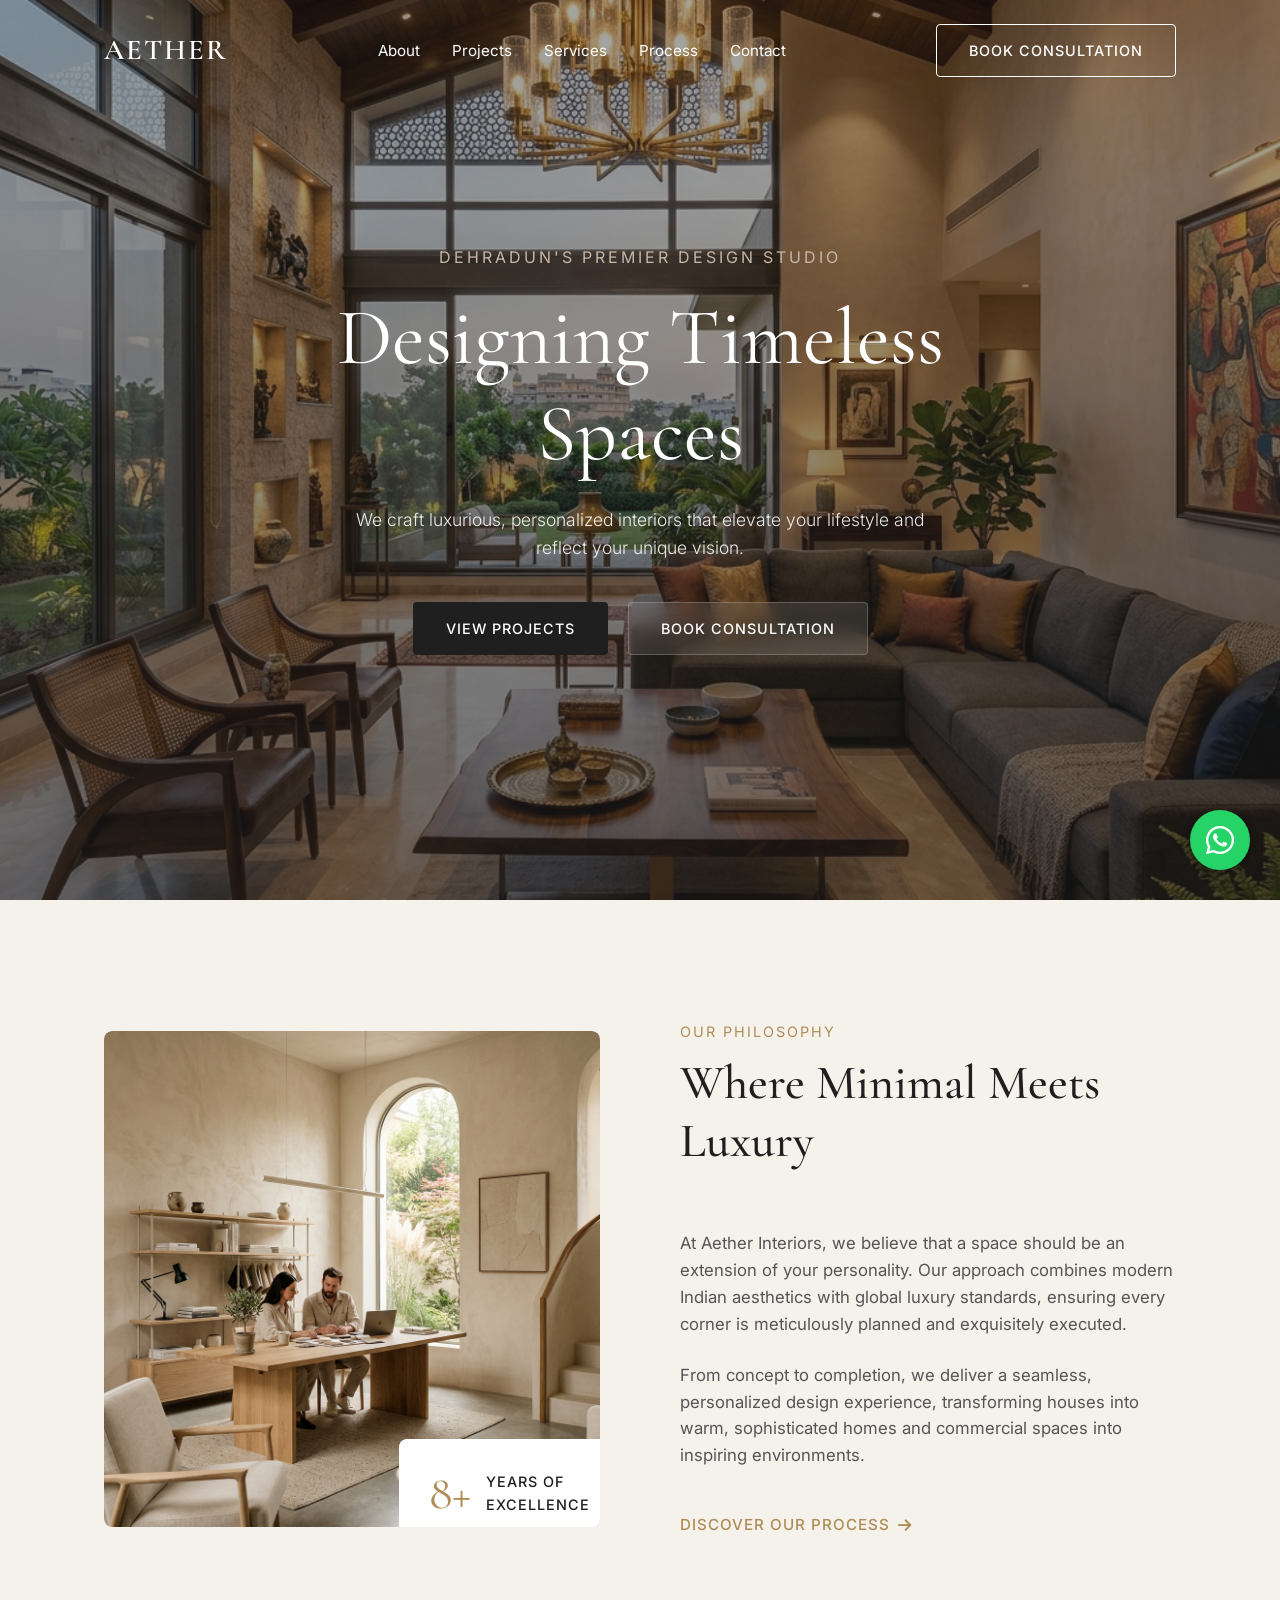
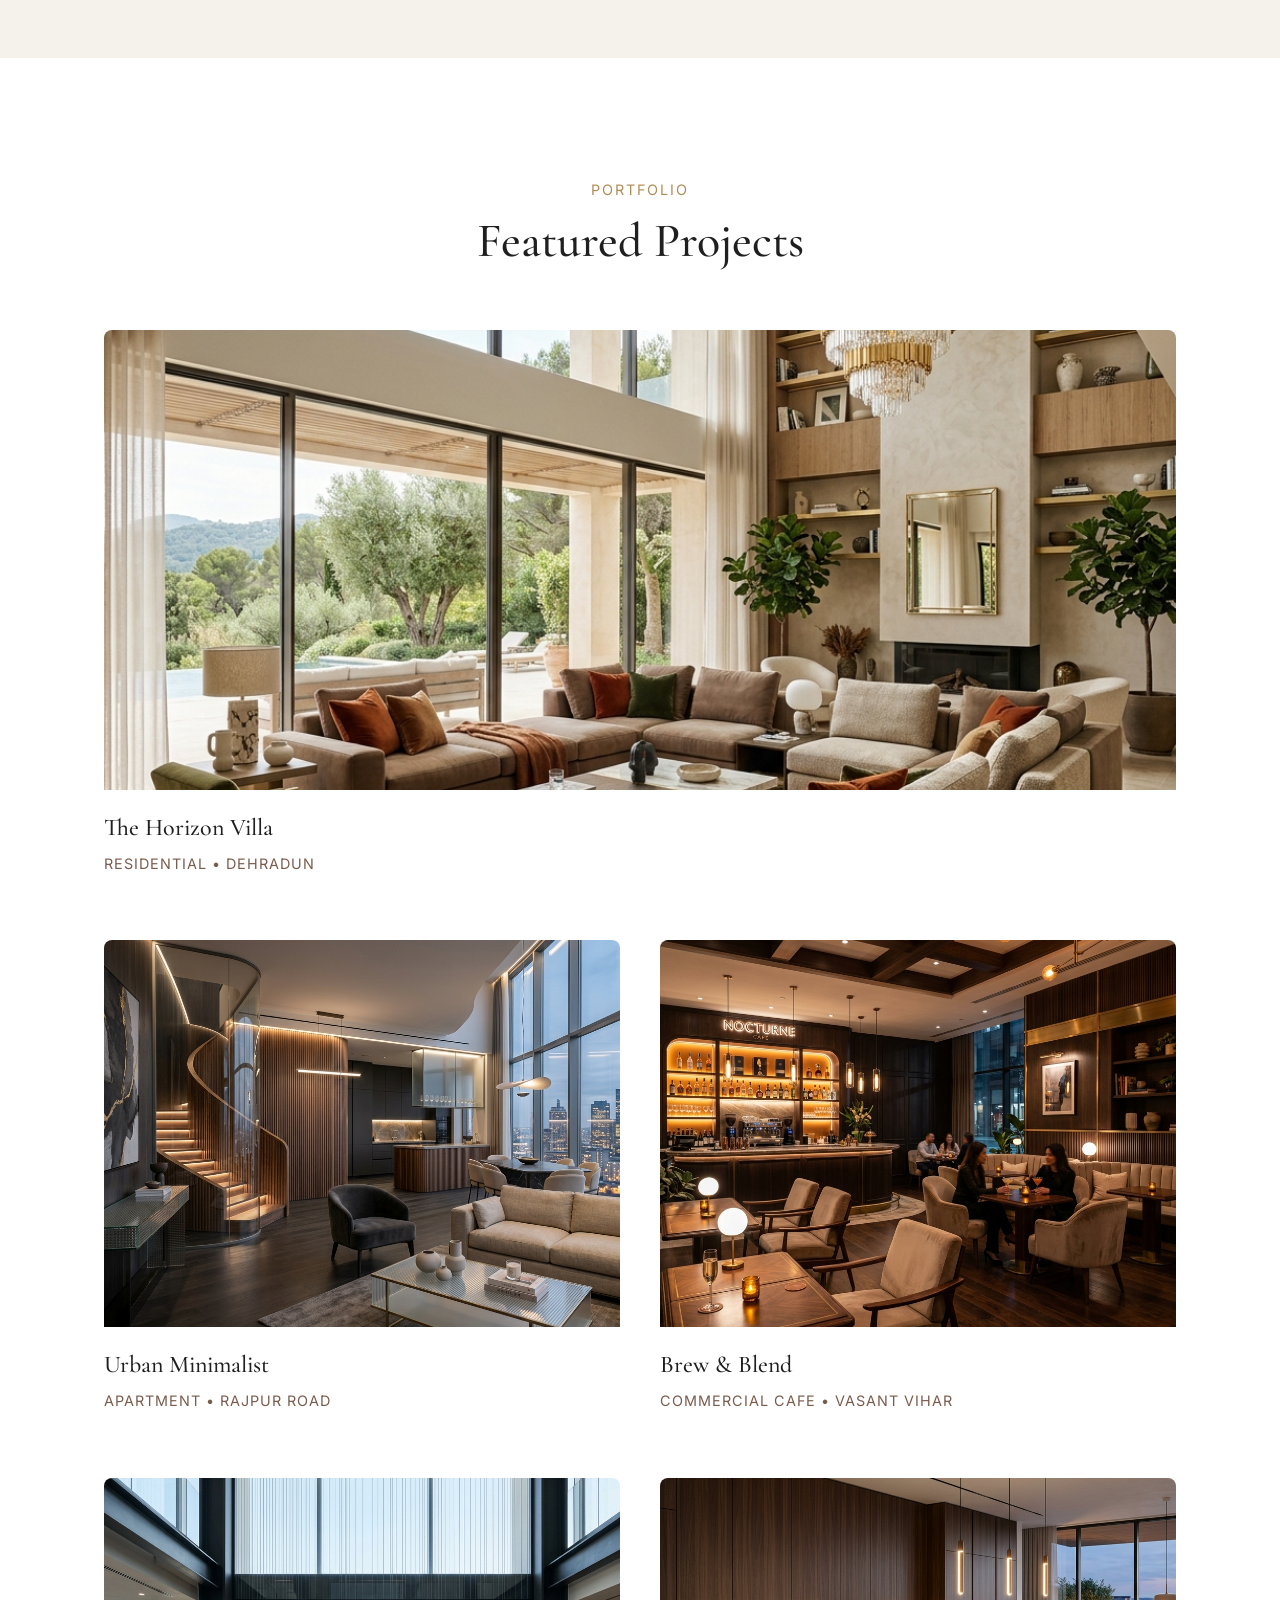
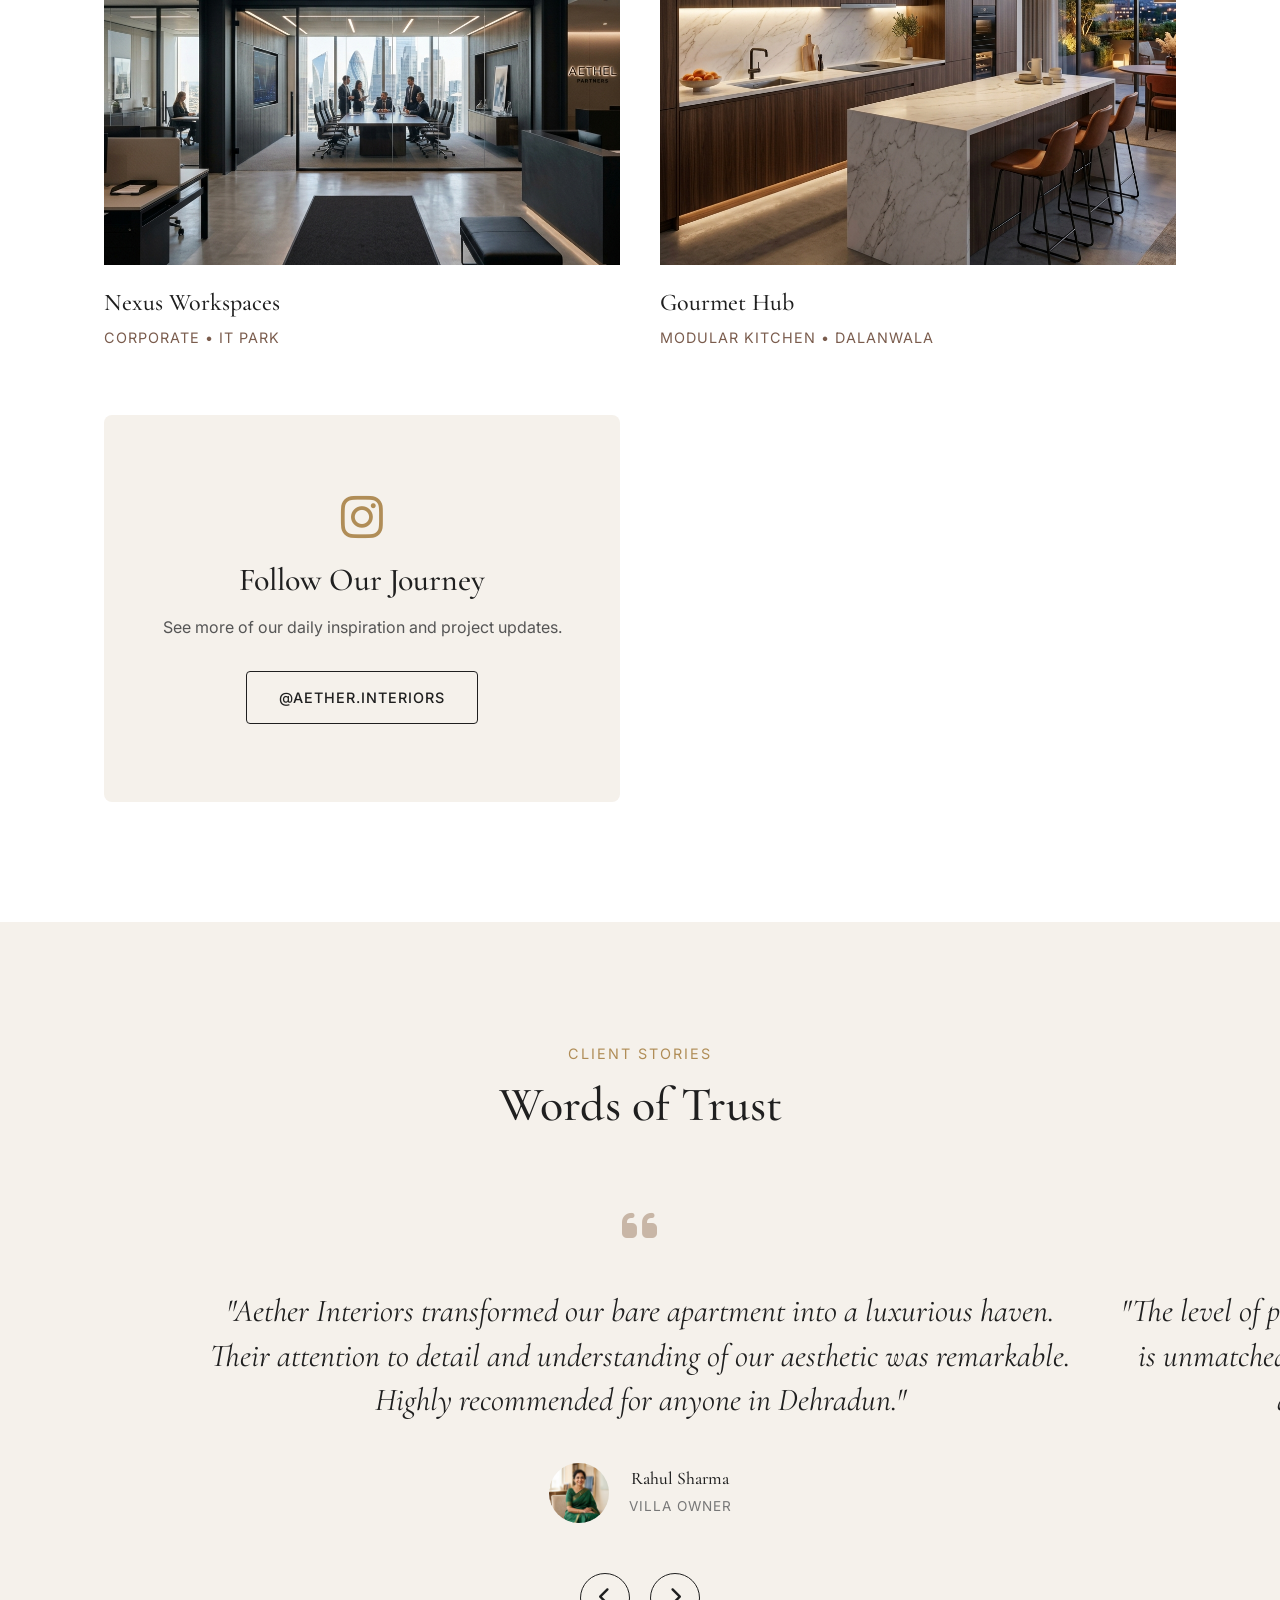
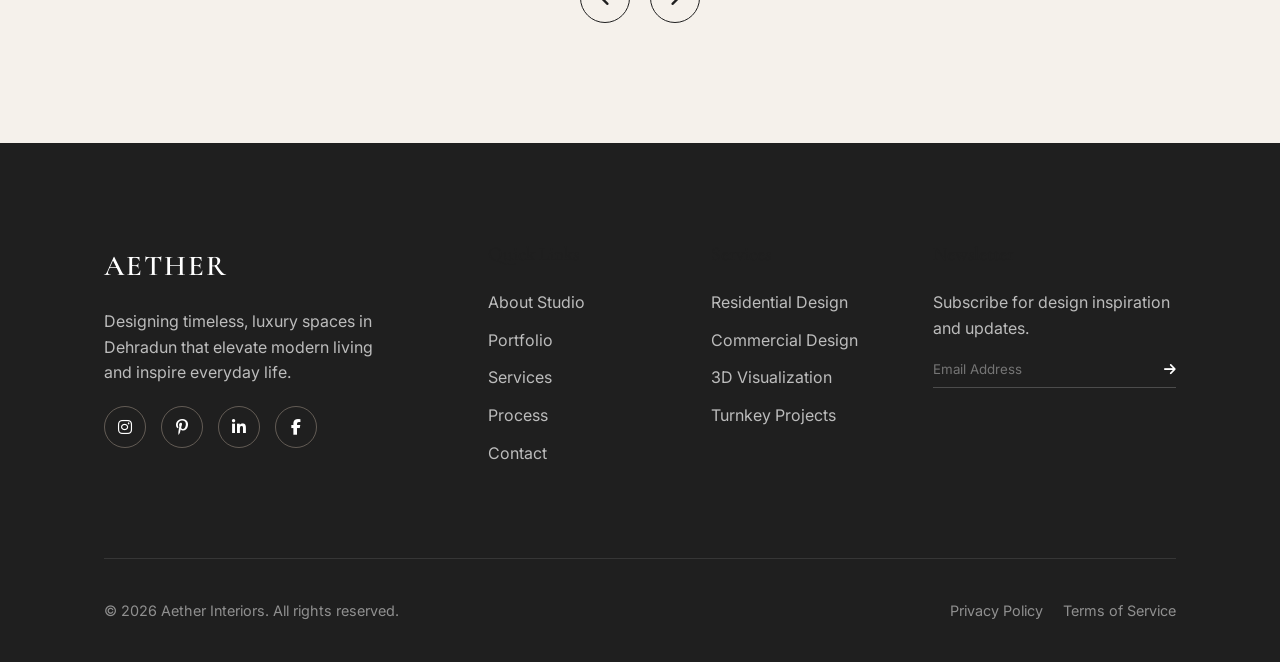
<file: index.html>
<!DOCTYPE html>
<html lang="en">
<head>
    <meta charset="UTF-8">
    <meta name="viewport" content="width=device-width, initial-scale=1.0">
    <title>Aether Interiors | Luxury Interior Design Studio in Dehradun</title>
    <meta name="description" content="Aether Interiors - A luxury interior design studio based in Dehradun, specializing in premium residential and commercial spaces.">
    <!-- Google Fonts -->
    <link rel="preconnect" href="https://fonts.googleapis.com">
    <link rel="preconnect" href="https://fonts.gstatic.com" crossorigin>
    <link href="https://fonts.googleapis.com/css2?family=Cormorant+Garamond:wght@400;500;600;700&family=Inter:wght@300;400;500&display=swap" rel="stylesheet">
    <!-- Icons -->
    <link rel="stylesheet" href="https://cdnjs.cloudflare.com/ajax/libs/font-awesome/6.4.0/css/all.min.css">
    <!-- Styles -->
    <link rel="stylesheet" href="styles.css?v=2">
</head>
<body>
    <!-- Preloader -->
    <div class="preloader">
        <div class="loader-logo">AETHER</div>
        <div class="loader-line"></div>
    </div>

    <!-- Floating WhatsApp CTA -->
    <a href="https://wa.me/919876543210" class="floating-whatsapp" target="_blank" aria-label="Chat on WhatsApp">
        <i class="fab fa-whatsapp"></i>
    </a>

    <!-- Navbar -->
    <nav class="navbar" id="navbar">
        <div class="nav-container">
            <a href="index.html" class="logo">AETHER</a>
            <ul class="nav-links">
                <li><a href="about.html">About</a></li>
                <li><a href="projects.html">Projects</a></li>
                <li><a href="services.html">Services</a></li>
                <li><a href="process.html">Process</a></li>
                <li><a href="contact.html">Contact</a></li>
            </ul>
            <div class="nav-actions">
                <a href="contact.html" class="btn btn-outline">Book Consultation</a>
                <button class="mobile-menu-btn" aria-label="Toggle menu">
                    <span></span>
                    <span></span>
                    <span></span>
                </button>
            </div>
        </div>
    </nav>

    <!-- Mobile Menu -->
    <div class="mobile-menu">
        <div class="mobile-menu-content">
            <ul class="mobile-nav-links">
                <li><a href="about.html">About</a></li>
                <li><a href="projects.html">Projects</a></li>
                <li><a href="services.html">Services</a></li>
                <li><a href="process.html">Process</a></li>
                <li><a href="contact.html">Contact</a></li>
            </ul>
            <div class="mobile-menu-actions">
                <a href="contact.html" class="btn btn-primary">Book Consultation</a>
                <div class="mobile-menu-socials">
                    <a href="#" target="_blank" aria-label="Instagram"><i class="fab fa-instagram"></i></a>
                    <a href="#" target="_blank" aria-label="Pinterest"><i class="fab fa-pinterest-p"></i></a>
                    <a href="#" target="_blank" aria-label="LinkedIn"><i class="fab fa-linkedin-in"></i></a>
                </div>
            </div>
        </div>
    </div>
<!-- Hero Section -->
    <header class="hero" id="home">
        <div class="hero-bg">
            <img src="images/hero_interior_1778249493591.png" alt="Luxury Living Room Interior" class="hero-img">
            <div class="hero-overlay"></div>
        </div>
        <div class="hero-content reveal-up">
            <span class="hero-subtitle">Dehradun's Premier Design Studio</span>
            <h1 class="hero-title">Designing Timeless Spaces</h1>
            <p class="hero-desc">We craft luxurious, personalized interiors that elevate your lifestyle and reflect your unique vision.</p>
            <div class="hero-cta">
                <a href="projects.html" class="btn btn-primary">View Projects</a>
                <a href="contact.html" class="btn btn-glass">Book Consultation</a>
            </div>
        </div>

    </header>
<!-- About Section -->
    <section class="about" id="about">
        <div class="container split-layout">
            <div class="about-img-wrapper reveal-right">
                <img src="images/about_interior_1778249509478.png" alt="Aether Interiors Studio" class="about-img">
                <div class="experience-badge">
                    <span class="exp-number">8+</span>
                    <span class="exp-text">Years of<br>Excellence</span>
                </div>
            </div>
            <div class="about-content reveal-left">
                <div class="section-header">
                    <span class="section-subtitle">Our Philosophy</span>
                    <h2 class="section-title">Where Minimal Meets Luxury</h2>
                </div>
                <p class="section-text">At Aether Interiors, we believe that a space should be an extension of your personality. Our approach combines modern Indian aesthetics with global luxury standards, ensuring every corner is meticulously planned and exquisitely executed.</p>
                <p class="section-text">From concept to completion, we deliver a seamless, personalized design experience, transforming houses into warm, sophisticated homes and commercial spaces into inspiring environments.</p>
                <a href="process.html" class="link-arrow">Discover Our Process <i class="fas fa-arrow-right"></i></a>
            </div>
        </div>
    </section>
<!-- Featured Projects Section -->
    <section class="projects" id="projects">
        <div class="container">
            <div class="section-header text-center reveal-up">
                <span class="section-subtitle">Portfolio</span>
                <h2 class="section-title">Featured Projects</h2>
            </div>
            <div class="projects-grid">
                <!-- Project 1 -->
                <div class="project-card reveal-up">
                    <div class="project-img-container">
                        <img src="images/project_villa_1778249527535.png" alt="Luxury Villa" class="project-img" loading="lazy">
                        <div class="project-overlay">
                            <button class="view-project-btn"><i class="fas fa-search-plus"></i></button>
                        </div>
                    </div>
                    <div class="project-info">
                        <h3>The Horizon Villa</h3>
                        <span>Residential • Dehradun</span>
                    </div>
                </div>
                <!-- Project 2 -->
                <div class="project-card reveal-up" style="transition-delay: 0.1s;">
                    <div class="project-img-container">
                        <img src="images/project_apartment_1778249543629.png" alt="Modern Apartment" class="project-img" loading="lazy">
                        <div class="project-overlay">
                            <button class="view-project-btn"><i class="fas fa-search-plus"></i></button>
                        </div>
                    </div>
                    <div class="project-info">
                        <h3>Urban Minimalist</h3>
                        <span>Apartment • Rajpur Road</span>
                    </div>
                </div>
                <!-- Project 3 -->
                <div class="project-card reveal-up" style="transition-delay: 0.2s;">
                    <div class="project-img-container">
                        <img src="images/project_cafe_1778249571071.png" alt="Luxury Cafe" class="project-img" loading="lazy">
                        <div class="project-overlay">
                            <button class="view-project-btn"><i class="fas fa-search-plus"></i></button>
                        </div>
                    </div>
                    <div class="project-info">
                        <h3>Brew & Blend</h3>
                        <span>Commercial Cafe • Vasant Vihar</span>
                    </div>
                </div>
                <!-- Project 4 -->
                <div class="project-card reveal-up">
                    <div class="project-img-container">
                        <img src="images/project_office_1778249588438.png" alt="Corporate Office" class="project-img" loading="lazy">
                        <div class="project-overlay">
                            <button class="view-project-btn"><i class="fas fa-search-plus"></i></button>
                        </div>
                    </div>
                    <div class="project-info">
                        <h3>Nexus Workspaces</h3>
                        <span>Corporate • IT Park</span>
                    </div>
                </div>
                <!-- Project 5 -->
                <div class="project-card reveal-up" style="transition-delay: 0.1s;">
                    <div class="project-img-container">
                        <img src="images/project_kitchen_1778249611431.png" alt="Modular Kitchen" class="project-img" loading="lazy">
                        <div class="project-overlay">
                            <button class="view-project-btn"><i class="fas fa-search-plus"></i></button>
                        </div>
                    </div>
                    <div class="project-info">
                        <h3>Gourmet Hub</h3>
                        <span>Modular Kitchen • Dalanwala</span>
                    </div>
                </div>
                <!-- Instagram promo card -->
                <div class="project-card promo-card reveal-up" style="transition-delay: 0.2s;">
                    <div class="promo-content">
                        <i class="fab fa-instagram"></i>
                        <h3>Follow Our Journey</h3>
                        <p>See more of our daily inspiration and project updates.</p>
                        <a href="#" class="btn btn-outline-dark">@aether.interiors</a>
                    </div>
                </div>
            </div>
        </div>
    </section>
<!-- Testimonials Section -->
    <section class="testimonials" id="testimonials">
        <div class="container">
            <div class="section-header text-center reveal-up">
                <span class="section-subtitle">Client Stories</span>
                <h2 class="section-title">Words of Trust</h2>
            </div>
            <div class="testimonial-slider reveal-up">
                <div class="testimonial-track" id="testimonialTrack">
                    <!-- Testimonial 1 -->
                    <div class="testimonial-card">
                        <div class="quote-icon"><i class="fas fa-quote-left"></i></div>
                        <p class="testimonial-text">"Aether Interiors transformed our bare apartment into a luxurious haven. Their attention to detail and understanding of our aesthetic was remarkable. Highly recommended for anyone in Dehradun."</p>
                        <div class="client-info">
                            <img src="images/client_portrait_1778249685524.png" alt="Client 1" class="client-img" id="client-img-1">
                            <div>
                                <h4>Rahul Sharma</h4>
                                <span>Villa Owner</span>
                            </div>
                        </div>
                    </div>
                    <!-- Testimonial 2 -->
                    <div class="testimonial-card">
                        <div class="quote-icon"><i class="fas fa-quote-left"></i></div>
                        <p class="testimonial-text">"The level of professionalism and the quality of finish provided by the team is unmatched. They handled the turnkey project for my office flawlessly, delivering on time and exceeding expectations."</p>
                        <div class="client-info">
                            <div class="client-avatar">P</div>
                            <div>
                                <h4>Priya Kapoor</h4>
                                <span>Corporate Client</span>
                            </div>
                        </div>
                    </div>
                    <!-- Testimonial 3 -->
                    <div class="testimonial-card">
                        <div class="quote-icon"><i class="fas fa-quote-left"></i></div>
                        <p class="testimonial-text">"We wanted a minimal yet warm interior for our cafe. Aether captured the vibe perfectly. Our customers constantly compliment the ambiance. A truly premium service."</p>
                        <div class="client-info">
                            <div class="client-avatar">A</div>
                            <div>
                                <h4>Amit Singh</h4>
                                <span>Cafe Owner</span>
                            </div>
                        </div>
                    </div>
                </div>
                <div class="slider-controls">
                    <button class="slider-btn" id="prevBtn" aria-label="Previous Testimonial"><i class="fas fa-chevron-left"></i></button>
                    <button class="slider-btn" id="nextBtn" aria-label="Next Testimonial"><i class="fas fa-chevron-right"></i></button>
                </div>
            </div>
        </div>
    </section>
<!-- Footer -->
    <footer class="footer">
        <div class="container">
            <div class="footer-grid">
                <div class="footer-brand">
                    <a href="index.html" class="logo text-white">AETHER</a>
                    <p>Designing timeless, luxury spaces in Dehradun that elevate modern living and inspire everyday life.</p>
                    <div class="social-links">
                        <a href="#" target="_blank" aria-label="Instagram"><i class="fab fa-instagram"></i></a>
                        <a href="#" target="_blank" aria-label="Pinterest"><i class="fab fa-pinterest-p"></i></a>
                        <a href="#" target="_blank" aria-label="LinkedIn"><i class="fab fa-linkedin-in"></i></a>
                        <a href="#" target="_blank" aria-label="Facebook"><i class="fab fa-facebook-f"></i></a>
                    </div>
                </div>
                <div class="footer-links">
                    <h4>Quick Links</h4>
                    <ul>
                        <li><a href="about.html">About Studio</a></li>
                        <li><a href="projects.html">Portfolio</a></li>
                        <li><a href="services.html">Services</a></li>
                        <li><a href="process.html">Process</a></li>
                        <li><a href="contact.html">Contact</a></li>
                    </ul>
                </div>
                <div class="footer-links">
                    <h4>Services</h4>
                    <ul>
                        <li><a href="services.html">Residential Design</a></li>
                        <li><a href="services.html">Commercial Design</a></li>
                        <li><a href="services.html">3D Visualization</a></li>
                        <li><a href="services.html">Turnkey Projects</a></li>
                    </ul>
                </div>
                <div class="footer-newsletter">
                    <h4>Newsletter</h4>
                    <p>Subscribe for design inspiration and updates.</p>
                    <form class="newsletter-form">
                        <input type="email" placeholder="Email Address" required>
                        <button type="submit"><i class="fas fa-arrow-right"></i></button>
                    </form>
                </div>
            </div>
            <div class="footer-bottom">
                <p>&copy; 2026 Aether Interiors. All rights reserved.</p>
                <div class="footer-legal">
                    <a href="index.html">Privacy Policy</a>
                    <a href="index.html">Terms of Service</a>
                </div>
            </div>
        </div>
    </footer>

    <!-- Lightbox -->
    <div class="lightbox" id="lightbox">
        <span class="lightbox-close">&times;</span>
        <img class="lightbox-content" id="lightbox-img">
    </div>

    <!-- Script -->
    <script src="script.js?v=2"></script>
</body>
</html>
</file>
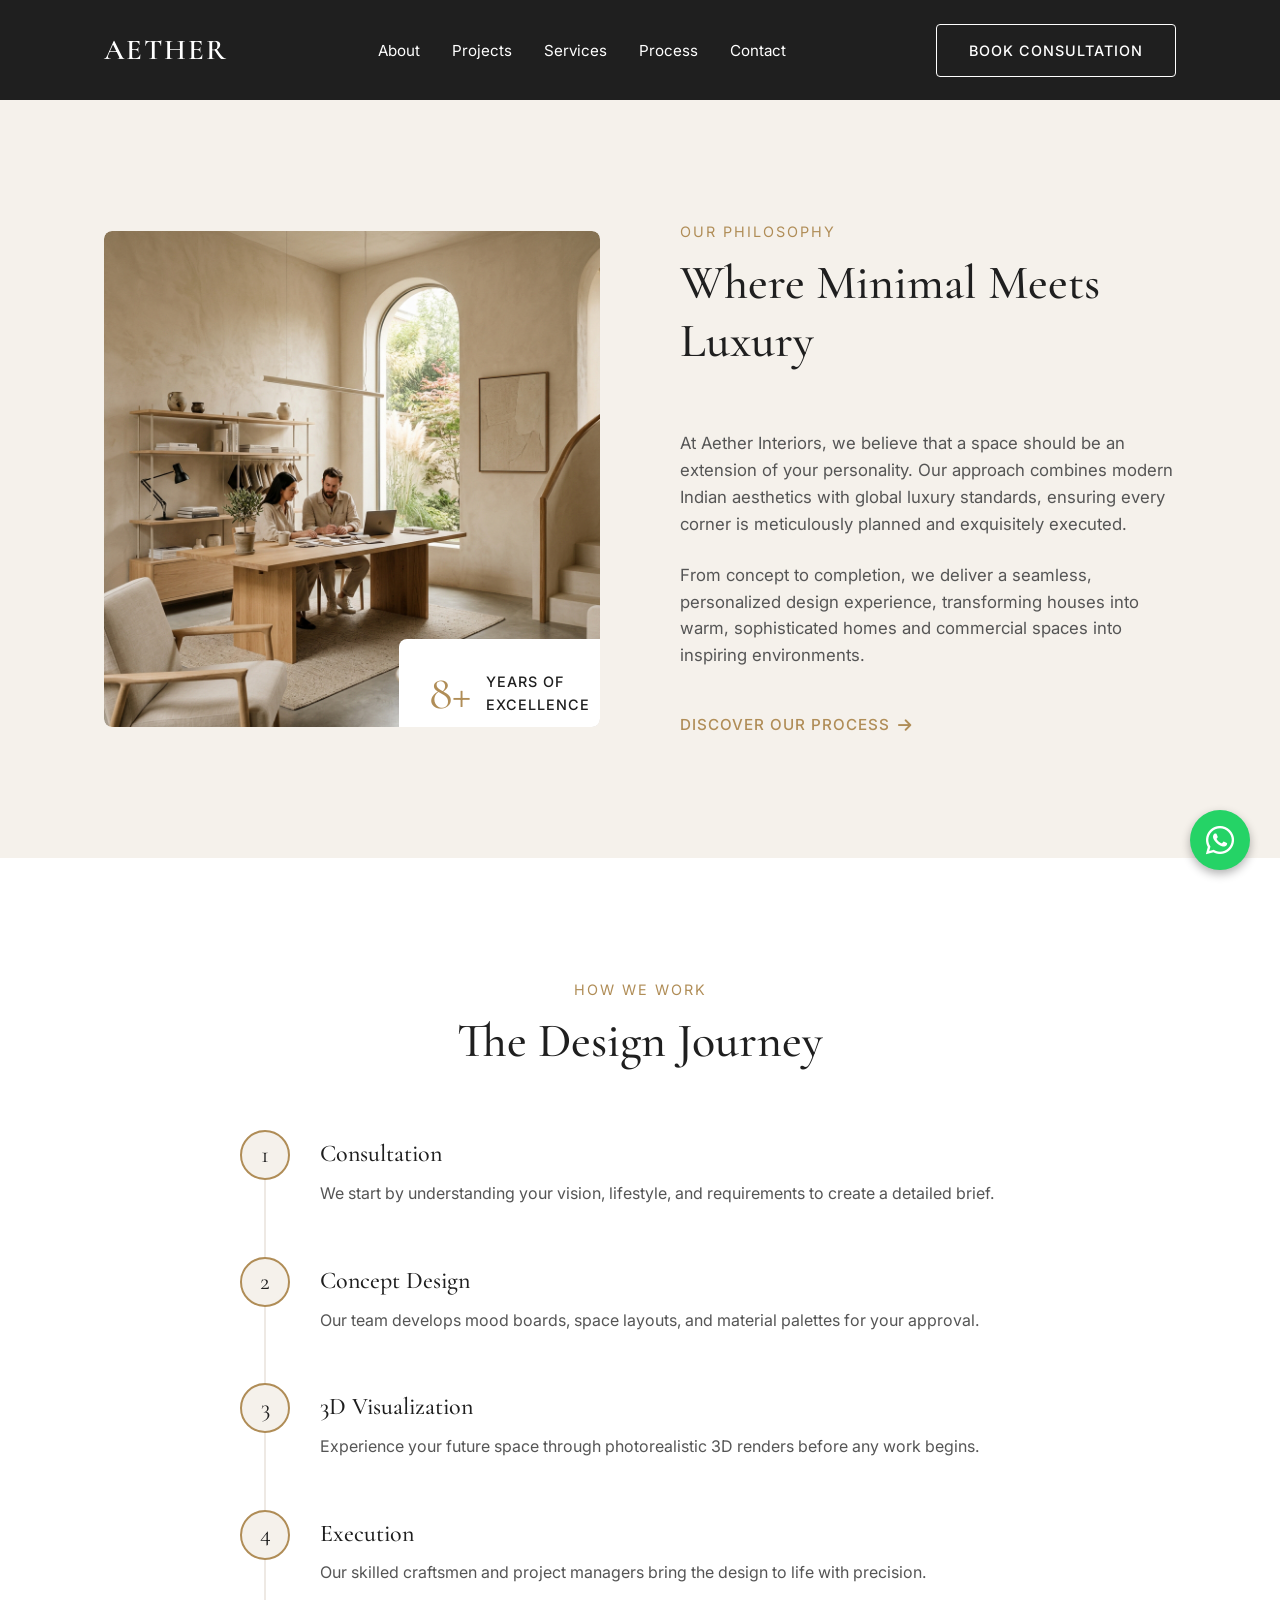
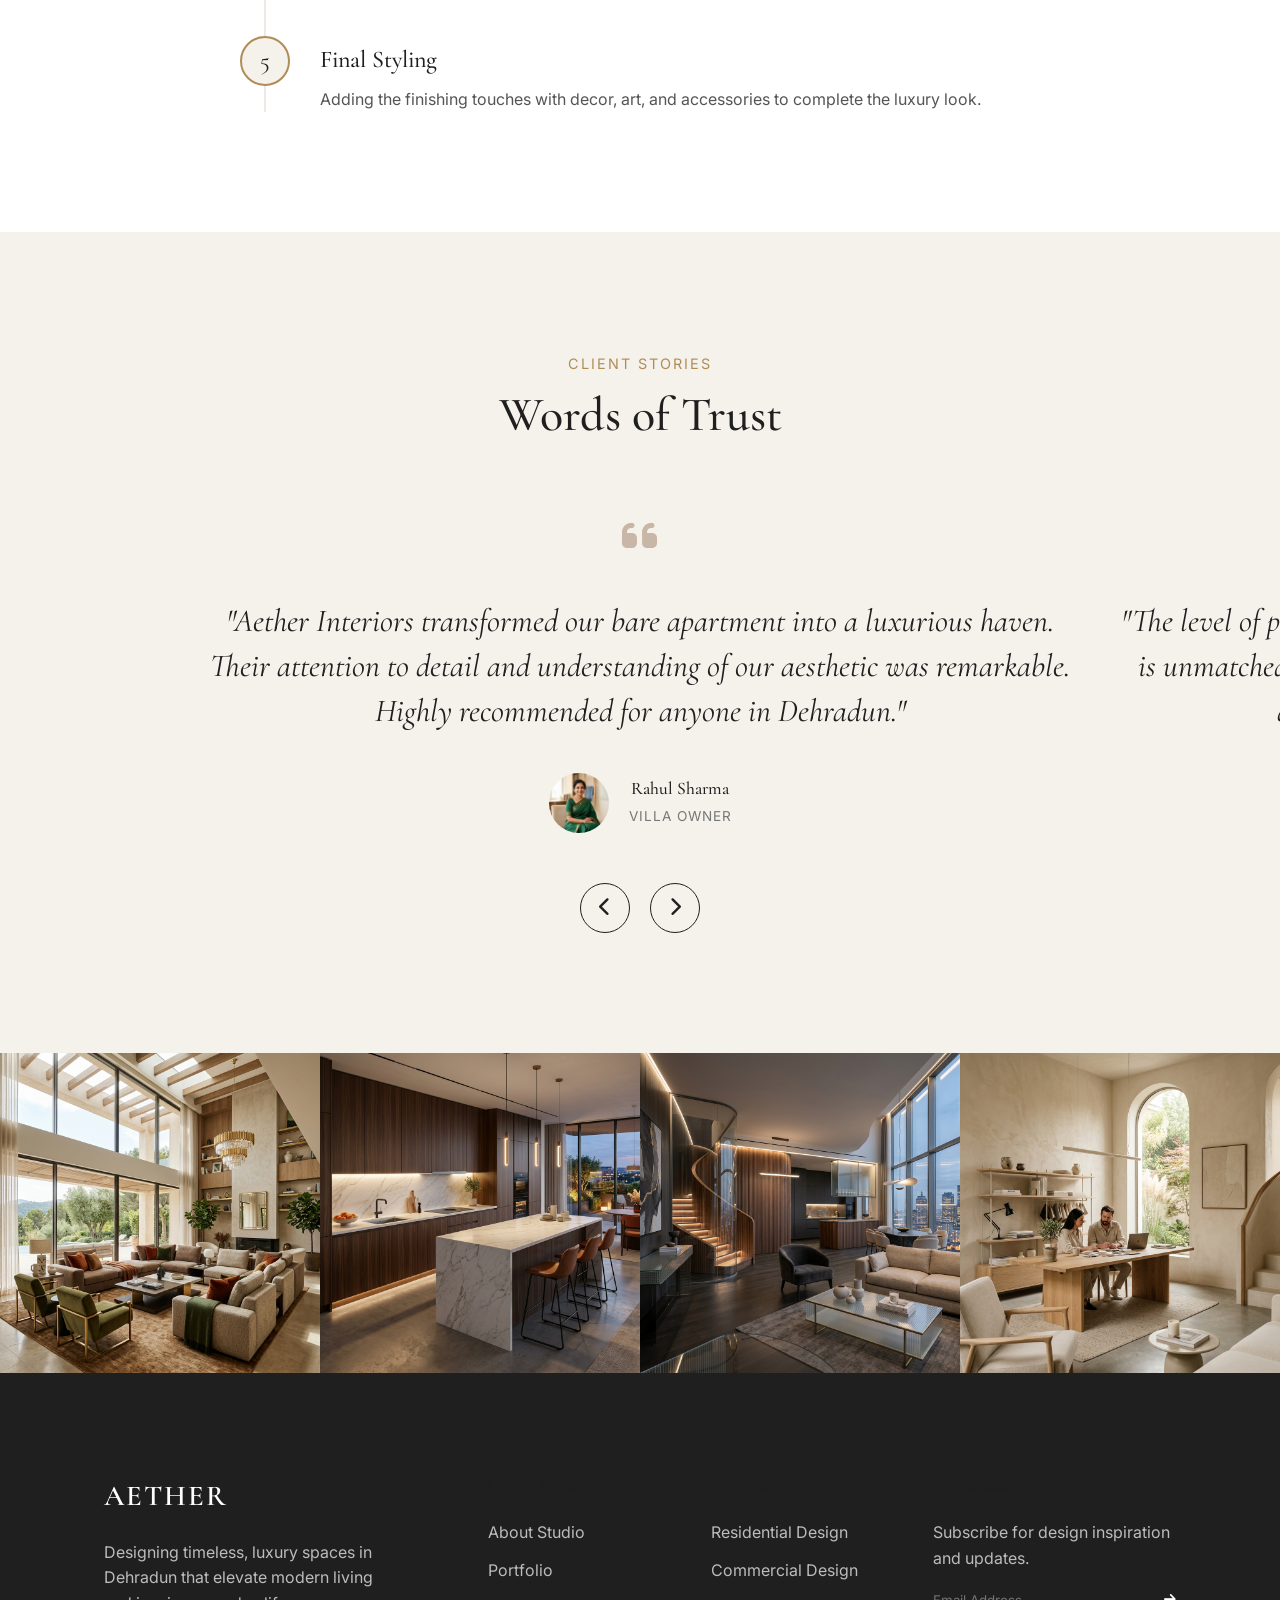
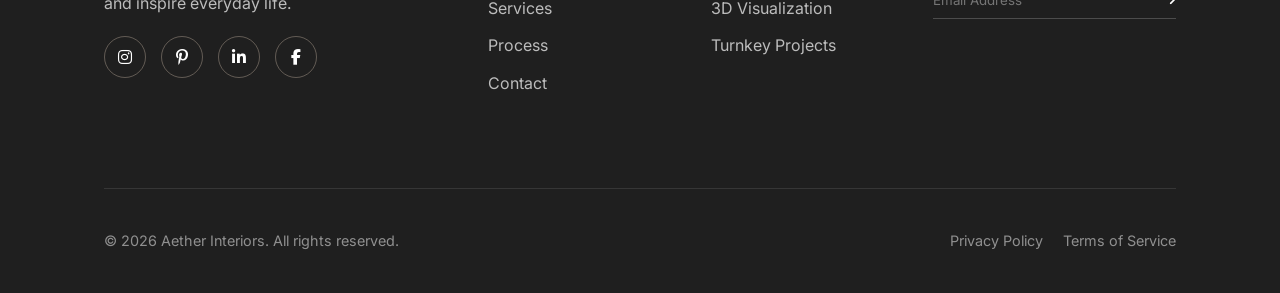
<file: about.html>
<!DOCTYPE html>
<html lang="en">
<head>
    <meta charset="UTF-8">
    <meta name="viewport" content="width=device-width, initial-scale=1.0">
    <title>Aether Interiors | Luxury Interior Design Studio in Dehradun</title>
    <meta name="description" content="Aether Interiors - A luxury interior design studio based in Dehradun, specializing in premium residential and commercial spaces.">
    <!-- Google Fonts -->
    <link rel="preconnect" href="https://fonts.googleapis.com">
    <link rel="preconnect" href="https://fonts.gstatic.com" crossorigin>
    <link href="https://fonts.googleapis.com/css2?family=Cormorant+Garamond:wght@400;500;600;700&family=Inter:wght@300;400;500&display=swap" rel="stylesheet">
    <!-- Icons -->
    <link rel="stylesheet" href="https://cdnjs.cloudflare.com/ajax/libs/font-awesome/6.4.0/css/all.min.css">
    <!-- Styles -->
    <link rel="stylesheet" href="styles.css?v=2">
</head>
<body>
    <!-- Preloader -->
    <div class="preloader">
        <div class="loader-logo">AETHER</div>
        <div class="loader-line"></div>
    </div>

    <!-- Floating WhatsApp CTA -->
    <a href="https://wa.me/919876543210" class="floating-whatsapp" target="_blank" aria-label="Chat on WhatsApp">
        <i class="fab fa-whatsapp"></i>
    </a>

    <!-- Navbar -->
    <nav class="navbar" id="navbar">
        <div class="nav-container">
            <a href="index.html" class="logo">AETHER</a>
            <ul class="nav-links">
                <li><a href="about.html">About</a></li>
                <li><a href="projects.html">Projects</a></li>
                <li><a href="services.html">Services</a></li>
                <li><a href="process.html">Process</a></li>
                <li><a href="contact.html">Contact</a></li>
            </ul>
            <div class="nav-actions">
                <a href="contact.html" class="btn btn-outline">Book Consultation</a>
                <button class="mobile-menu-btn" aria-label="Toggle menu">
                    <span></span>
                    <span></span>
                    <span></span>
                </button>
            </div>
        </div>
    </nav>

    <!-- Mobile Menu -->
    <div class="mobile-menu">
        <div class="mobile-menu-content">
            <ul class="mobile-nav-links">
                <li><a href="about.html">About</a></li>
                <li><a href="projects.html">Projects</a></li>
                <li><a href="services.html">Services</a></li>
                <li><a href="process.html">Process</a></li>
                <li><a href="contact.html">Contact</a></li>
            </ul>
            <div class="mobile-menu-actions">
                <a href="contact.html" class="btn btn-primary">Book Consultation</a>
                <div class="mobile-menu-socials">
                    <a href="#" target="_blank" aria-label="Instagram"><i class="fab fa-instagram"></i></a>
                    <a href="#" target="_blank" aria-label="Pinterest"><i class="fab fa-pinterest-p"></i></a>
                    <a href="#" target="_blank" aria-label="LinkedIn"><i class="fab fa-linkedin-in"></i></a>
                </div>
            </div>
        </div>
    </div>
<div style="height: 100px; background-color: var(--dark-charcoal);"></div>
<!-- About Section -->
    <section class="about" id="about">
        <div class="container split-layout">
            <div class="about-img-wrapper reveal-right">
                <img src="images/about_interior_1778249509478.png" alt="Aether Interiors Studio" class="about-img">
                <div class="experience-badge">
                    <span class="exp-number">8+</span>
                    <span class="exp-text">Years of<br>Excellence</span>
                </div>
            </div>
            <div class="about-content reveal-left">
                <div class="section-header">
                    <span class="section-subtitle">Our Philosophy</span>
                    <h2 class="section-title">Where Minimal Meets Luxury</h2>
                </div>
                <p class="section-text">At Aether Interiors, we believe that a space should be an extension of your personality. Our approach combines modern Indian aesthetics with global luxury standards, ensuring every corner is meticulously planned and exquisitely executed.</p>
                <p class="section-text">From concept to completion, we deliver a seamless, personalized design experience, transforming houses into warm, sophisticated homes and commercial spaces into inspiring environments.</p>
                <a href="#process" class="link-arrow">Discover Our Process <i class="fas fa-arrow-right"></i></a>
            </div>
        </div>
    </section>
<!-- Process Section -->
    <section class="process" id="process">
        <div class="container">
            <div class="section-header text-center reveal-up">
                <span class="section-subtitle">How We Work</span>
                <h2 class="section-title">The Design Journey</h2>
            </div>
            <div class="timeline">
                <div class="timeline-item reveal-up">
                    <div class="timeline-dot">1</div>
                    <div class="timeline-content">
                        <h3>Consultation</h3>
                        <p>We start by understanding your vision, lifestyle, and requirements to create a detailed brief.</p>
                    </div>
                </div>
                <div class="timeline-item reveal-up">
                    <div class="timeline-dot">2</div>
                    <div class="timeline-content">
                        <h3>Concept Design</h3>
                        <p>Our team develops mood boards, space layouts, and material palettes for your approval.</p>
                    </div>
                </div>
                <div class="timeline-item reveal-up">
                    <div class="timeline-dot">3</div>
                    <div class="timeline-content">
                        <h3>3D Visualization</h3>
                        <p>Experience your future space through photorealistic 3D renders before any work begins.</p>
                    </div>
                </div>
                <div class="timeline-item reveal-up">
                    <div class="timeline-dot">4</div>
                    <div class="timeline-content">
                        <h3>Execution</h3>
                        <p>Our skilled craftsmen and project managers bring the design to life with precision.</p>
                    </div>
                </div>
                <div class="timeline-item reveal-up">
                    <div class="timeline-dot">5</div>
                    <div class="timeline-content">
                        <h3>Final Styling</h3>
                        <p>Adding the finishing touches with decor, art, and accessories to complete the luxury look.</p>
                    </div>
                </div>
            </div>
        </div>
    </section>
<!-- Testimonials Section -->
    <section class="testimonials" id="testimonials">
        <div class="container">
            <div class="section-header text-center reveal-up">
                <span class="section-subtitle">Client Stories</span>
                <h2 class="section-title">Words of Trust</h2>
            </div>
            <div class="testimonial-slider reveal-up">
                <div class="testimonial-track" id="testimonialTrack">
                    <!-- Testimonial 1 -->
                    <div class="testimonial-card">
                        <div class="quote-icon"><i class="fas fa-quote-left"></i></div>
                        <p class="testimonial-text">"Aether Interiors transformed our bare apartment into a luxurious haven. Their attention to detail and understanding of our aesthetic was remarkable. Highly recommended for anyone in Dehradun."</p>
                        <div class="client-info">
                            <img src="images/client_portrait_1778249685524.png" alt="Client 1" class="client-img" id="client-img-1">
                            <div>
                                <h4>Rahul Sharma</h4>
                                <span>Villa Owner</span>
                            </div>
                        </div>
                    </div>
                    <!-- Testimonial 2 -->
                    <div class="testimonial-card">
                        <div class="quote-icon"><i class="fas fa-quote-left"></i></div>
                        <p class="testimonial-text">"The level of professionalism and the quality of finish provided by the team is unmatched. They handled the turnkey project for my office flawlessly, delivering on time and exceeding expectations."</p>
                        <div class="client-info">
                            <div class="client-avatar">P</div>
                            <div>
                                <h4>Priya Kapoor</h4>
                                <span>Corporate Client</span>
                            </div>
                        </div>
                    </div>
                    <!-- Testimonial 3 -->
                    <div class="testimonial-card">
                        <div class="quote-icon"><i class="fas fa-quote-left"></i></div>
                        <p class="testimonial-text">"We wanted a minimal yet warm interior for our cafe. Aether captured the vibe perfectly. Our customers constantly compliment the ambiance. A truly premium service."</p>
                        <div class="client-info">
                            <div class="client-avatar">A</div>
                            <div>
                                <h4>Amit Singh</h4>
                                <span>Cafe Owner</span>
                            </div>
                        </div>
                    </div>
                </div>
                <div class="slider-controls">
                    <button class="slider-btn" id="prevBtn" aria-label="Previous Testimonial"><i class="fas fa-chevron-left"></i></button>
                    <button class="slider-btn" id="nextBtn" aria-label="Next Testimonial"><i class="fas fa-chevron-right"></i></button>
                </div>
            </div>
        </div>
    </section>
<!-- Instagram Showcase -->
    <section class="instagram-showcase" id="gallery">
        <div class="container-fluid">
            <div class="instagram-grid">
                <a href="#" class="ig-item reveal-up"><img src="images/project_villa_1778249527535.png" alt="IG 1" loading="lazy"></a>
                <a href="#" class="ig-item reveal-up" style="transition-delay: 0.1s;"><img src="images/project_kitchen_1778249611431.png" alt="IG 2" loading="lazy"></a>
                
                <a href="#" class="ig-item reveal-up" style="transition-delay: 0.3s;"><img src="images/project_apartment_1778249543629.png" alt="IG 3" loading="lazy"></a>
                <a href="#" class="ig-item reveal-up" style="transition-delay: 0.4s;"><img src="images/about_interior_1778249509478.png" alt="IG 4" loading="lazy"></a>
            </div>
        </div>
    </section>
<!-- Footer -->
    <footer class="footer">
        <div class="container">
            <div class="footer-grid">
                <div class="footer-brand">
                    <a href="index.html" class="logo text-white">AETHER</a>
                    <p>Designing timeless, luxury spaces in Dehradun that elevate modern living and inspire everyday life.</p>
                    <div class="social-links">
                        <a href="#" target="_blank" aria-label="Instagram"><i class="fab fa-instagram"></i></a>
                        <a href="#" target="_blank" aria-label="Pinterest"><i class="fab fa-pinterest-p"></i></a>
                        <a href="#" target="_blank" aria-label="LinkedIn"><i class="fab fa-linkedin-in"></i></a>
                        <a href="#" target="_blank" aria-label="Facebook"><i class="fab fa-facebook-f"></i></a>
                    </div>
                </div>
                <div class="footer-links">
                    <h4>Quick Links</h4>
                    <ul>
                        <li><a href="about.html">About Studio</a></li>
                        <li><a href="projects.html">Portfolio</a></li>
                        <li><a href="services.html">Services</a></li>
                        <li><a href="process.html">Process</a></li>
                        <li><a href="contact.html">Contact</a></li>
                    </ul>
                </div>
                <div class="footer-links">
                    <h4>Services</h4>
                    <ul>
                        <li><a href="services.html">Residential Design</a></li>
                        <li><a href="services.html">Commercial Design</a></li>
                        <li><a href="services.html">3D Visualization</a></li>
                        <li><a href="services.html">Turnkey Projects</a></li>
                    </ul>
                </div>
                <div class="footer-newsletter">
                    <h4>Newsletter</h4>
                    <p>Subscribe for design inspiration and updates.</p>
                    <form class="newsletter-form">
                        <input type="email" placeholder="Email Address" required>
                        <button type="submit"><i class="fas fa-arrow-right"></i></button>
                    </form>
                </div>
            </div>
            <div class="footer-bottom">
                <p>&copy; 2026 Aether Interiors. All rights reserved.</p>
                <div class="footer-legal">
                    <a href="index.html">Privacy Policy</a>
                    <a href="index.html">Terms of Service</a>
                </div>
            </div>
        </div>
    </footer>

    <!-- Lightbox -->
    <div class="lightbox" id="lightbox">
        <span class="lightbox-close">&times;</span>
        <img class="lightbox-content" id="lightbox-img">
    </div>

    <!-- Script -->
    <script src="script.js?v=2"></script>
</body>
</html>
</file>
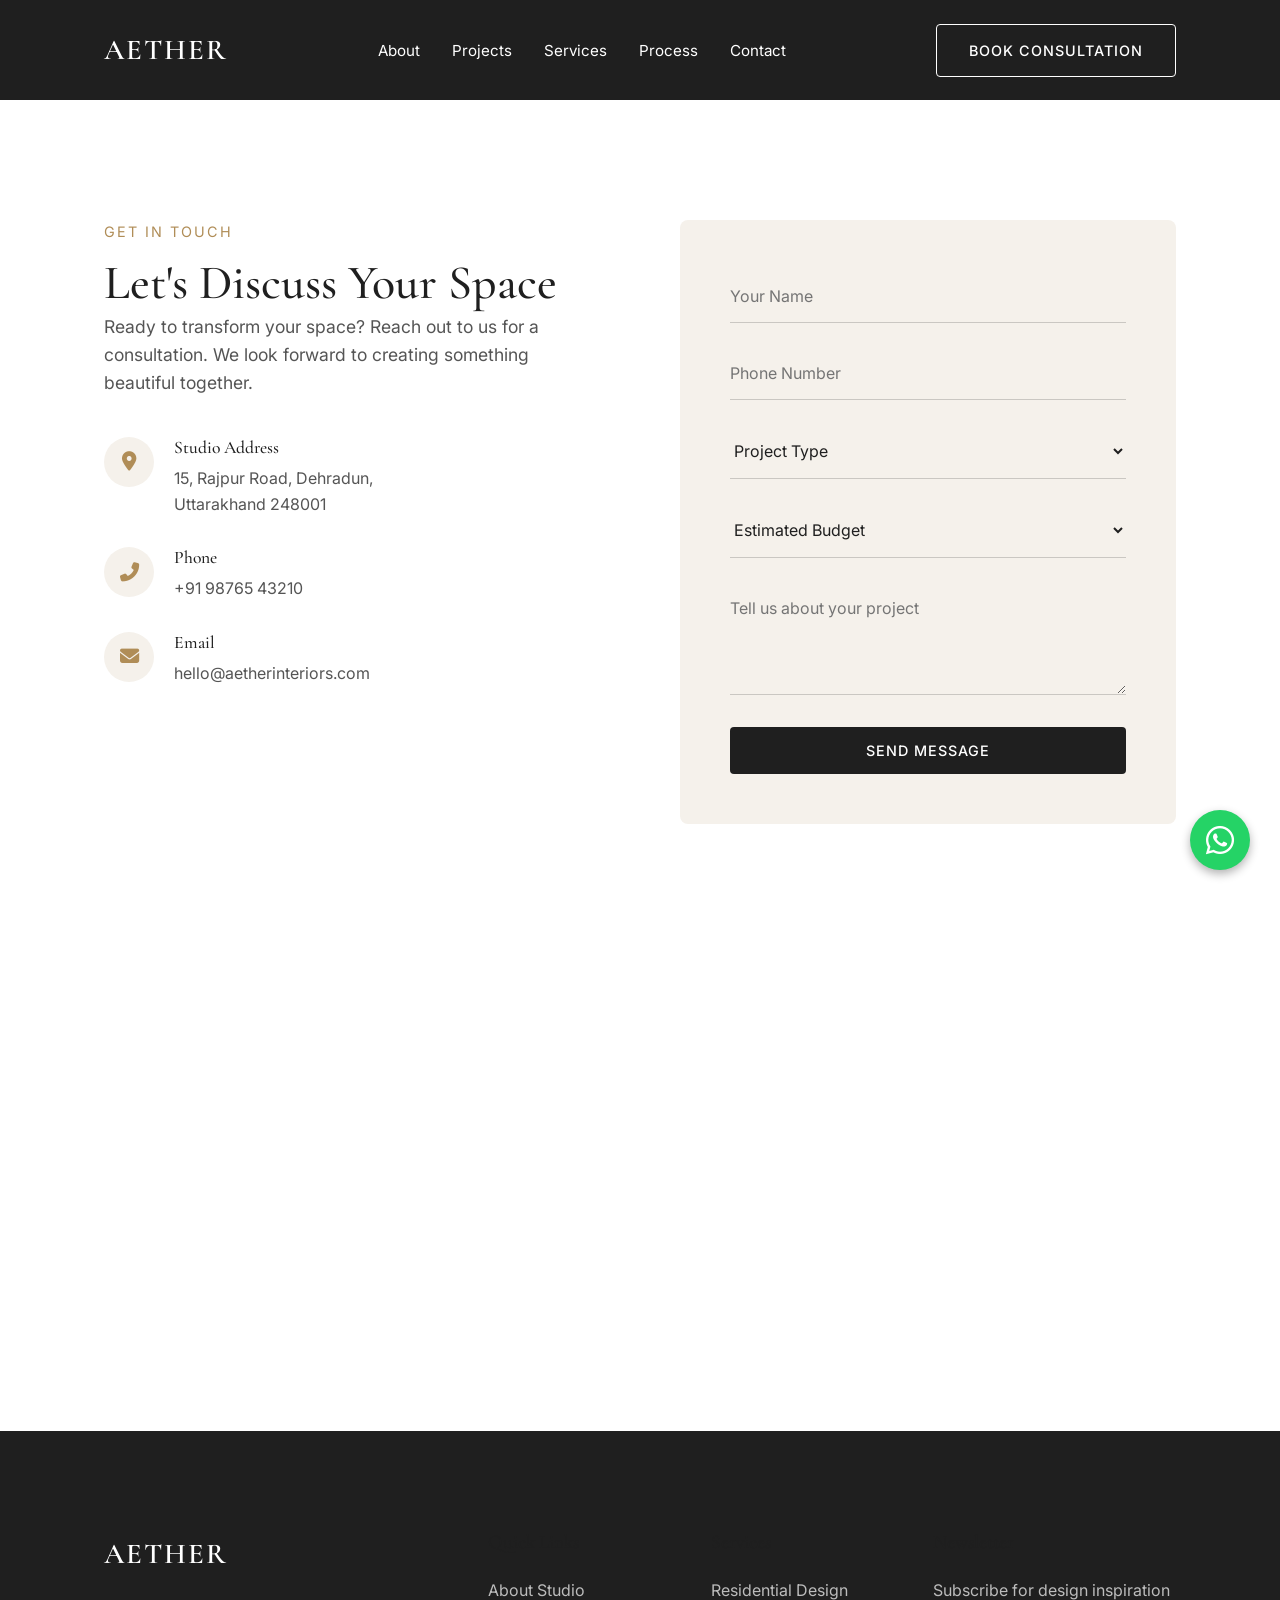
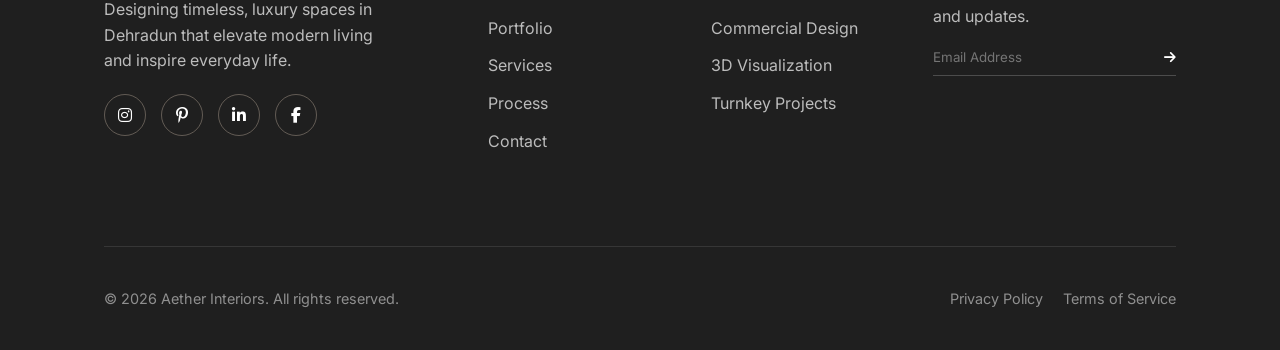
<file: contact.html>
<!DOCTYPE html>
<html lang="en">
<head>
    <meta charset="UTF-8">
    <meta name="viewport" content="width=device-width, initial-scale=1.0">
    <title>Aether Interiors | Luxury Interior Design Studio in Dehradun</title>
    <meta name="description" content="Aether Interiors - A luxury interior design studio based in Dehradun, specializing in premium residential and commercial spaces.">
    <!-- Google Fonts -->
    <link rel="preconnect" href="https://fonts.googleapis.com">
    <link rel="preconnect" href="https://fonts.gstatic.com" crossorigin>
    <link href="https://fonts.googleapis.com/css2?family=Cormorant+Garamond:wght@400;500;600;700&family=Inter:wght@300;400;500&display=swap" rel="stylesheet">
    <!-- Icons -->
    <link rel="stylesheet" href="https://cdnjs.cloudflare.com/ajax/libs/font-awesome/6.4.0/css/all.min.css">
    <!-- Styles -->
    <link rel="stylesheet" href="styles.css?v=2">
</head>
<body>
    <!-- Preloader -->
    <div class="preloader">
        <div class="loader-logo">AETHER</div>
        <div class="loader-line"></div>
    </div>

    <!-- Floating WhatsApp CTA -->
    <a href="https://wa.me/919876543210" class="floating-whatsapp" target="_blank" aria-label="Chat on WhatsApp">
        <i class="fab fa-whatsapp"></i>
    </a>

    <!-- Navbar -->
    <nav class="navbar" id="navbar">
        <div class="nav-container">
            <a href="index.html" class="logo">AETHER</a>
            <ul class="nav-links">
                <li><a href="about.html">About</a></li>
                <li><a href="projects.html">Projects</a></li>
                <li><a href="services.html">Services</a></li>
                <li><a href="process.html">Process</a></li>
                <li><a href="contact.html">Contact</a></li>
            </ul>
            <div class="nav-actions">
                <a href="contact.html" class="btn btn-outline">Book Consultation</a>
                <button class="mobile-menu-btn" aria-label="Toggle menu">
                    <span></span>
                    <span></span>
                    <span></span>
                </button>
            </div>
        </div>
    </nav>

    <!-- Mobile Menu -->
    <div class="mobile-menu">
        <div class="mobile-menu-content">
            <ul class="mobile-nav-links">
                <li><a href="about.html">About</a></li>
                <li><a href="projects.html">Projects</a></li>
                <li><a href="services.html">Services</a></li>
                <li><a href="process.html">Process</a></li>
                <li><a href="contact.html">Contact</a></li>
            </ul>
            <div class="mobile-menu-actions">
                <a href="contact.html" class="btn btn-primary">Book Consultation</a>
                <div class="mobile-menu-socials">
                    <a href="#" target="_blank" aria-label="Instagram"><i class="fab fa-instagram"></i></a>
                    <a href="#" target="_blank" aria-label="Pinterest"><i class="fab fa-pinterest-p"></i></a>
                    <a href="#" target="_blank" aria-label="LinkedIn"><i class="fab fa-linkedin-in"></i></a>
                </div>
            </div>
        </div>
    </div>
<div style="height: 100px; background-color: var(--dark-charcoal);"></div>
<!-- Contact Section -->
    <section class="contact" id="contact">
        <div class="container">
            <div class="contact-layout">
                <div class="contact-info reveal-right">
                    <span class="section-subtitle">Get in Touch</span>
                    <h2 class="section-title">Let's Discuss Your Space</h2>
                    <p class="contact-desc">Ready to transform your space? Reach out to us for a consultation. We look forward to creating something beautiful together.</p>
                    
                    <div class="contact-details">
                        <div class="contact-item">
                            <i class="fas fa-map-marker-alt"></i>
                            <div>
                                <h4>Studio Address</h4>
                                <p>15, Rajpur Road, Dehradun,<br>Uttarakhand 248001</p>
                            </div>
                        </div>
                        <div class="contact-item">
                            <i class="fas fa-phone-alt"></i>
                            <div>
                                <h4>Phone</h4>
                                <p><a href="tel:+919876543210">+91 98765 43210</a></p>
                            </div>
                        </div>
                        <div class="contact-item">
                            <i class="fas fa-envelope"></i>
                            <div>
                                <h4>Email</h4>
                                <p><a href="mailto:hello@aetherinteriors.com">hello@aetherinteriors.com</a></p>
                            </div>
                        </div>
                    </div>
                </div>
                <div class="contact-form-container reveal-left">
                    <form class="contact-form" id="contactForm">
                        <div class="form-group">
                            <input type="text" id="name" placeholder="Your Name" required>
                        </div>
                        <div class="form-group">
                            <input type="tel" id="phone" placeholder="Phone Number" required>
                        </div>
                        <div class="form-group">
                            <select id="project-type" required>
                                <option value="" disabled selected>Project Type</option>
                                <option value="residential">Residential</option>
                                <option value="commercial">Commercial</option>
                                <option value="renovation">Renovation</option>
                            </select>
                        </div>
                        <div class="form-group">
                            <select id="budget" required>
                                <option value="" disabled selected>Estimated Budget</option>
                                <option value="10-25">10L - 25L</option>
                                <option value="25-50">25L - 50L</option>
                                <option value="50+">50L+</option>
                            </select>
                        </div>
                        <div class="form-group">
                            <textarea id="message" placeholder="Tell us about your project" rows="4" required></textarea>
                        </div>
                        <button type="submit" class="btn btn-primary btn-block">Send Message</button>
                    </form>
                </div>
            </div>
            
            <div class="map-container reveal-up">
                <!-- Generic map embed for Dehradun -->
                <iframe src="https://www.google.com/maps/embed?pb=!1m18!1m12!1m3!1d110204.7460599103!2d77.93483329976378!3d30.325409749170566!2m3!1f0!2f0!3f0!3m2!1i1024!2i768!4f13.1!3m3!1m2!1s0x390929c356c888af%3A0x4c3562c032518799!2sDehradun%2C%20Uttarakhand!5e0!3m2!1sen!2sin!4v1715100000000!5m2!1sen!2sin" width="100%" height="400" style="border:0;" allowfullscreen="" loading="lazy" referrerpolicy="no-referrer-when-downgrade"></iframe>
            </div>
        </div>
    </section>
<!-- Footer -->
    <footer class="footer">
        <div class="container">
            <div class="footer-grid">
                <div class="footer-brand">
                    <a href="index.html" class="logo text-white">AETHER</a>
                    <p>Designing timeless, luxury spaces in Dehradun that elevate modern living and inspire everyday life.</p>
                    <div class="social-links">
                        <a href="#" target="_blank" aria-label="Instagram"><i class="fab fa-instagram"></i></a>
                        <a href="#" target="_blank" aria-label="Pinterest"><i class="fab fa-pinterest-p"></i></a>
                        <a href="#" target="_blank" aria-label="LinkedIn"><i class="fab fa-linkedin-in"></i></a>
                        <a href="#" target="_blank" aria-label="Facebook"><i class="fab fa-facebook-f"></i></a>
                    </div>
                </div>
                <div class="footer-links">
                    <h4>Quick Links</h4>
                    <ul>
                        <li><a href="about.html">About Studio</a></li>
                        <li><a href="projects.html">Portfolio</a></li>
                        <li><a href="services.html">Services</a></li>
                        <li><a href="process.html">Process</a></li>
                        <li><a href="contact.html">Contact</a></li>
                    </ul>
                </div>
                <div class="footer-links">
                    <h4>Services</h4>
                    <ul>
                        <li><a href="services.html">Residential Design</a></li>
                        <li><a href="services.html">Commercial Design</a></li>
                        <li><a href="services.html">3D Visualization</a></li>
                        <li><a href="services.html">Turnkey Projects</a></li>
                    </ul>
                </div>
                <div class="footer-newsletter">
                    <h4>Newsletter</h4>
                    <p>Subscribe for design inspiration and updates.</p>
                    <form class="newsletter-form">
                        <input type="email" placeholder="Email Address" required>
                        <button type="submit"><i class="fas fa-arrow-right"></i></button>
                    </form>
                </div>
            </div>
            <div class="footer-bottom">
                <p>&copy; 2026 Aether Interiors. All rights reserved.</p>
                <div class="footer-legal">
                    <a href="index.html">Privacy Policy</a>
                    <a href="index.html">Terms of Service</a>
                </div>
            </div>
        </div>
    </footer>

    <!-- Lightbox -->
    <div class="lightbox" id="lightbox">
        <span class="lightbox-close">&times;</span>
        <img class="lightbox-content" id="lightbox-img">
    </div>

    <!-- Script -->
    <script src="script.js?v=2"></script>
</body>
</html>
</file>
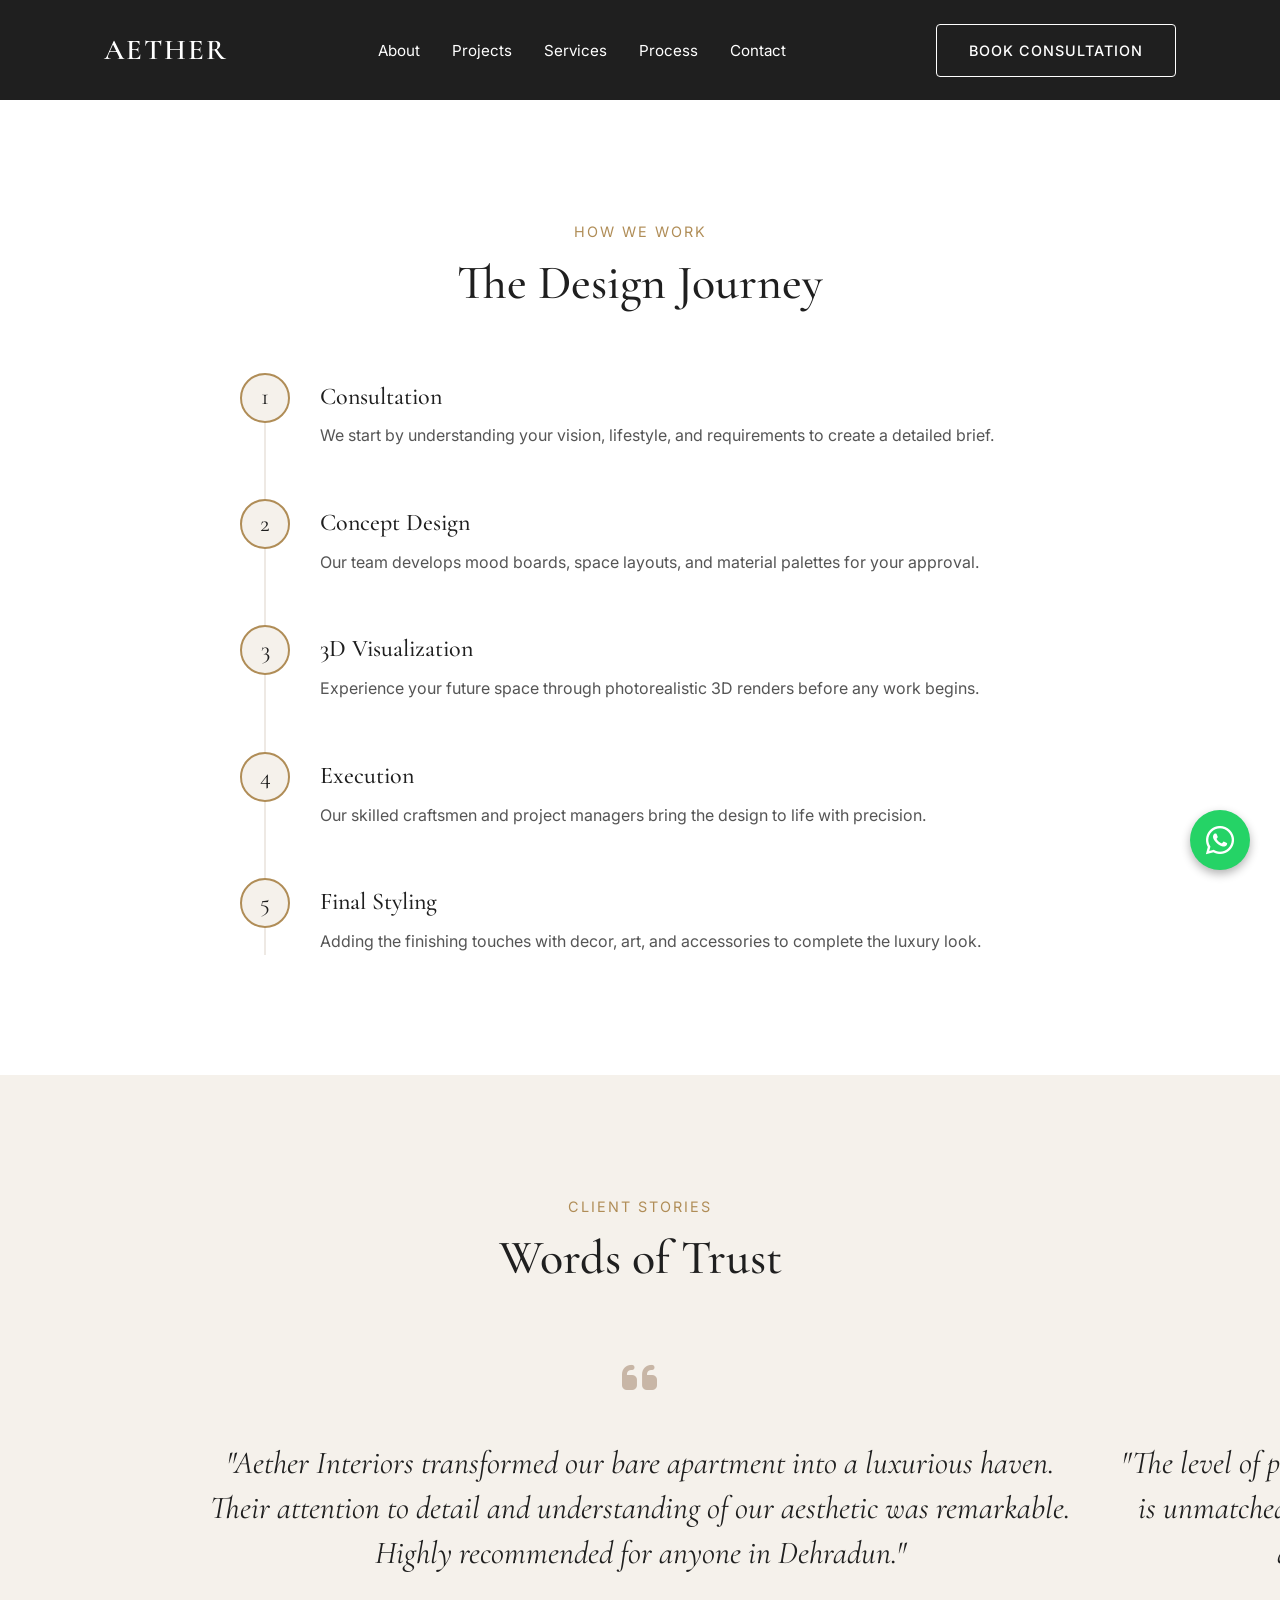
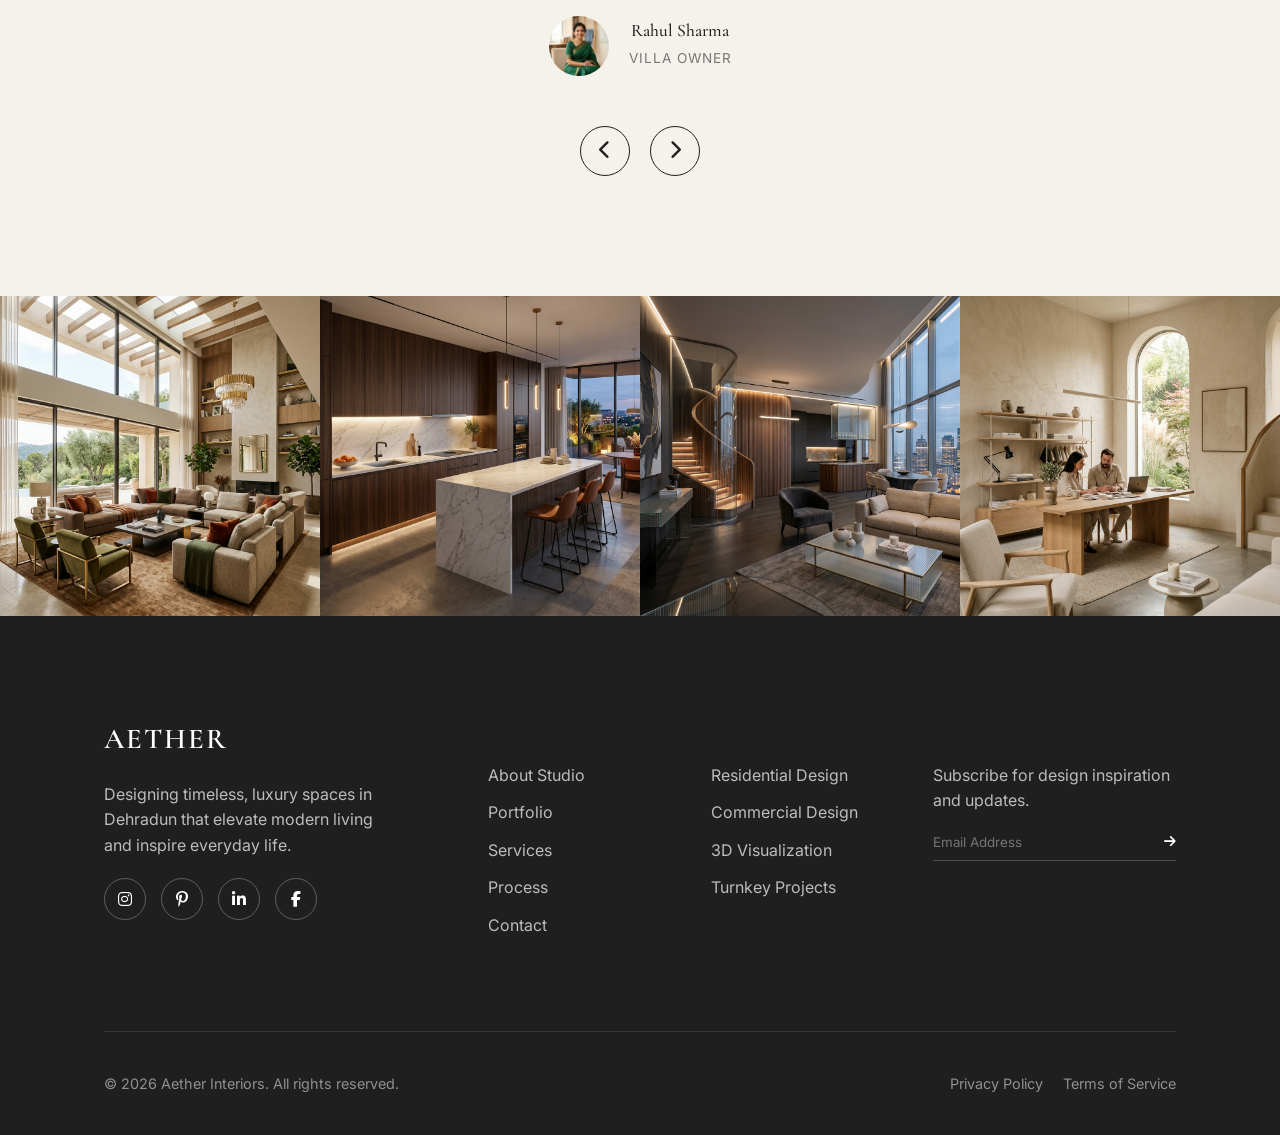
<file: process.html>
<!DOCTYPE html>
<html lang="en">
<head>
    <meta charset="UTF-8">
    <meta name="viewport" content="width=device-width, initial-scale=1.0">
    <title>Our Design Process | Aether Interiors</title>
    <meta name="description" content="Aether Interiors - A luxury interior design studio based in Dehradun, specializing in premium residential and commercial spaces.">
    <!-- Google Fonts -->
    <link rel="preconnect" href="https://fonts.googleapis.com">
    <link rel="preconnect" href="https://fonts.gstatic.com" crossorigin>
    <link href="https://fonts.googleapis.com/css2?family=Cormorant+Garamond:wght@400;500;600;700&family=Inter:wght@300;400;500&display=swap" rel="stylesheet">
    <!-- Icons -->
    <link rel="stylesheet" href="https://cdnjs.cloudflare.com/ajax/libs/font-awesome/6.4.0/css/all.min.css">
    <!-- Styles -->
    <link rel="stylesheet" href="styles.css?v=2">
</head>
<body>
    <!-- Preloader -->
    <div class="preloader">
        <div class="loader-logo">AETHER</div>
        <div class="loader-line"></div>
    </div>

    <!-- Floating WhatsApp CTA -->
    <a href="https://wa.me/919876543210" class="floating-whatsapp" target="_blank" aria-label="Chat on WhatsApp">
        <i class="fab fa-whatsapp"></i>
    </a>

    <!-- Navbar -->
    <nav class="navbar" id="navbar">
        <div class="nav-container">
            <a href="index.html" class="logo">AETHER</a>
            <ul class="nav-links">
                <li><a href="about.html">About</a></li>
                <li><a href="projects.html">Projects</a></li>
                <li><a href="services.html">Services</a></li>
                <li><a href="process.html">Process</a></li>
                <li><a href="contact.html">Contact</a></li>
            </ul>
            <div class="nav-actions">
                <a href="contact.html" class="btn btn-outline">Book Consultation</a>
                <button class="mobile-menu-btn" aria-label="Toggle menu">
                    <span></span>
                    <span></span>
                    <span></span>
                </button>
            </div>
        </div>
    </nav>

    <!-- Mobile Menu -->
    <div class="mobile-menu">
        <div class="mobile-menu-content">
            <ul class="mobile-nav-links">
                <li><a href="about.html">About</a></li>
                <li><a href="projects.html">Projects</a></li>
                <li><a href="services.html">Services</a></li>
                <li><a href="process.html">Process</a></li>
                <li><a href="contact.html">Contact</a></li>
            </ul>
            <div class="mobile-menu-actions">
                <a href="contact.html" class="btn btn-primary">Book Consultation</a>
                <div class="mobile-menu-socials">
                    <a href="#" target="_blank" aria-label="Instagram"><i class="fab fa-instagram"></i></a>
                    <a href="#" target="_blank" aria-label="Pinterest"><i class="fab fa-pinterest-p"></i></a>
                    <a href="#" target="_blank" aria-label="LinkedIn"><i class="fab fa-linkedin-in"></i></a>
                </div>
            </div>
        </div>
    </div>
<div style="height: 100px; background-color: var(--dark-charcoal);"></div>
<!-- Process Section -->
    <section class="process" id="process">
        <div class="container">
            <div class="section-header text-center reveal-up">
                <span class="section-subtitle">How We Work</span>
                <h2 class="section-title">The Design Journey</h2>
            </div>
            <div class="timeline">
                <div class="timeline-item reveal-up">
                    <div class="timeline-dot">1</div>
                    <div class="timeline-content">
                        <h3>Consultation</h3>
                        <p>We start by understanding your vision, lifestyle, and requirements to create a detailed brief.</p>
                    </div>
                </div>
                <div class="timeline-item reveal-up">
                    <div class="timeline-dot">2</div>
                    <div class="timeline-content">
                        <h3>Concept Design</h3>
                        <p>Our team develops mood boards, space layouts, and material palettes for your approval.</p>
                    </div>
                </div>
                <div class="timeline-item reveal-up">
                    <div class="timeline-dot">3</div>
                    <div class="timeline-content">
                        <h3>3D Visualization</h3>
                        <p>Experience your future space through photorealistic 3D renders before any work begins.</p>
                    </div>
                </div>
                <div class="timeline-item reveal-up">
                    <div class="timeline-dot">4</div>
                    <div class="timeline-content">
                        <h3>Execution</h3>
                        <p>Our skilled craftsmen and project managers bring the design to life with precision.</p>
                    </div>
                </div>
                <div class="timeline-item reveal-up">
                    <div class="timeline-dot">5</div>
                    <div class="timeline-content">
                        <h3>Final Styling</h3>
                        <p>Adding the finishing touches with decor, art, and accessories to complete the luxury look.</p>
                    </div>
                </div>
            </div>
        </div>
    </section>
<!-- Testimonials Section -->
    <section class="testimonials" id="testimonials">
        <div class="container">
            <div class="section-header text-center reveal-up">
                <span class="section-subtitle">Client Stories</span>
                <h2 class="section-title">Words of Trust</h2>
            </div>
            <div class="testimonial-slider reveal-up">
                <div class="testimonial-track" id="testimonialTrack">
                    <!-- Testimonial 1 -->
                    <div class="testimonial-card">
                        <div class="quote-icon"><i class="fas fa-quote-left"></i></div>
                        <p class="testimonial-text">"Aether Interiors transformed our bare apartment into a luxurious haven. Their attention to detail and understanding of our aesthetic was remarkable. Highly recommended for anyone in Dehradun."</p>
                        <div class="client-info">
                            <img src="images/client_portrait_1778249685524.png" alt="Client 1" class="client-img" id="client-img-1">
                            <div>
                                <h4>Rahul Sharma</h4>
                                <span>Villa Owner</span>
                            </div>
                        </div>
                    </div>
                    <!-- Testimonial 2 -->
                    <div class="testimonial-card">
                        <div class="quote-icon"><i class="fas fa-quote-left"></i></div>
                        <p class="testimonial-text">"The level of professionalism and the quality of finish provided by the team is unmatched. They handled the turnkey project for my office flawlessly, delivering on time and exceeding expectations."</p>
                        <div class="client-info">
                            <div class="client-avatar">P</div>
                            <div>
                                <h4>Priya Kapoor</h4>
                                <span>Corporate Client</span>
                            </div>
                        </div>
                    </div>
                    <!-- Testimonial 3 -->
                    <div class="testimonial-card">
                        <div class="quote-icon"><i class="fas fa-quote-left"></i></div>
                        <p class="testimonial-text">"We wanted a minimal yet warm interior for our cafe. Aether captured the vibe perfectly. Our customers constantly compliment the ambiance. A truly premium service."</p>
                        <div class="client-info">
                            <div class="client-avatar">A</div>
                            <div>
                                <h4>Amit Singh</h4>
                                <span>Cafe Owner</span>
                            </div>
                        </div>
                    </div>
                </div>
                <div class="slider-controls">
                    <button class="slider-btn" id="prevBtn" aria-label="Previous Testimonial"><i class="fas fa-chevron-left"></i></button>
                    <button class="slider-btn" id="nextBtn" aria-label="Next Testimonial"><i class="fas fa-chevron-right"></i></button>
                </div>
            </div>
        </div>
    </section>
<!-- Instagram Showcase -->
    <section class="instagram-showcase" id="gallery">
        <div class="container-fluid">
            <div class="instagram-grid">
                <a href="#" class="ig-item reveal-up"><img src="images/project_villa_1778249527535.png" alt="IG 1" loading="lazy"></a>
                <a href="#" class="ig-item reveal-up" style="transition-delay: 0.1s;"><img src="images/project_kitchen_1778249611431.png" alt="IG 2" loading="lazy"></a>
                
                <a href="#" class="ig-item reveal-up" style="transition-delay: 0.3s;"><img src="images/project_apartment_1778249543629.png" alt="IG 3" loading="lazy"></a>
                <a href="#" class="ig-item reveal-up" style="transition-delay: 0.4s;"><img src="images/about_interior_1778249509478.png" alt="IG 4" loading="lazy"></a>
            </div>
        </div>
    </section>
<!-- Footer -->
    <footer class="footer">
        <div class="container">
            <div class="footer-grid">
                <div class="footer-brand">
                    <a href="index.html" class="logo text-white">AETHER</a>
                    <p>Designing timeless, luxury spaces in Dehradun that elevate modern living and inspire everyday life.</p>
                    <div class="social-links">
                        <a href="#" target="_blank" aria-label="Instagram"><i class="fab fa-instagram"></i></a>
                        <a href="#" target="_blank" aria-label="Pinterest"><i class="fab fa-pinterest-p"></i></a>
                        <a href="#" target="_blank" aria-label="LinkedIn"><i class="fab fa-linkedin-in"></i></a>
                        <a href="#" target="_blank" aria-label="Facebook"><i class="fab fa-facebook-f"></i></a>
                    </div>
                </div>
                <div class="footer-links">
                    <h4>Quick Links</h4>
                    <ul>
                        <li><a href="about.html">About Studio</a></li>
                        <li><a href="projects.html">Portfolio</a></li>
                        <li><a href="services.html">Services</a></li>
                        <li><a href="process.html">Process</a></li>
                        <li><a href="contact.html">Contact</a></li>
                    </ul>
                </div>
                <div class="footer-links">
                    <h4>Services</h4>
                    <ul>
                        <li><a href="services.html">Residential Design</a></li>
                        <li><a href="services.html">Commercial Design</a></li>
                        <li><a href="services.html">3D Visualization</a></li>
                        <li><a href="services.html">Turnkey Projects</a></li>
                    </ul>
                </div>
                <div class="footer-newsletter">
                    <h4>Newsletter</h4>
                    <p>Subscribe for design inspiration and updates.</p>
                    <form class="newsletter-form">
                        <input type="email" placeholder="Email Address" required>
                        <button type="submit"><i class="fas fa-arrow-right"></i></button>
                    </form>
                </div>
            </div>
            <div class="footer-bottom">
                <p>&copy; 2026 Aether Interiors. All rights reserved.</p>
                <div class="footer-legal">
                    <a href="index.html">Privacy Policy</a>
                    <a href="index.html">Terms of Service</a>
                </div>
            </div>
        </div>
    </footer>

    <!-- Lightbox -->
    <div class="lightbox" id="lightbox">
        <span class="lightbox-close">&times;</span>
        <img class="lightbox-content" id="lightbox-img">
    </div>

    <!-- Script -->
    <script src="script.js?v=2"></script>
</body>
</html>
</file>
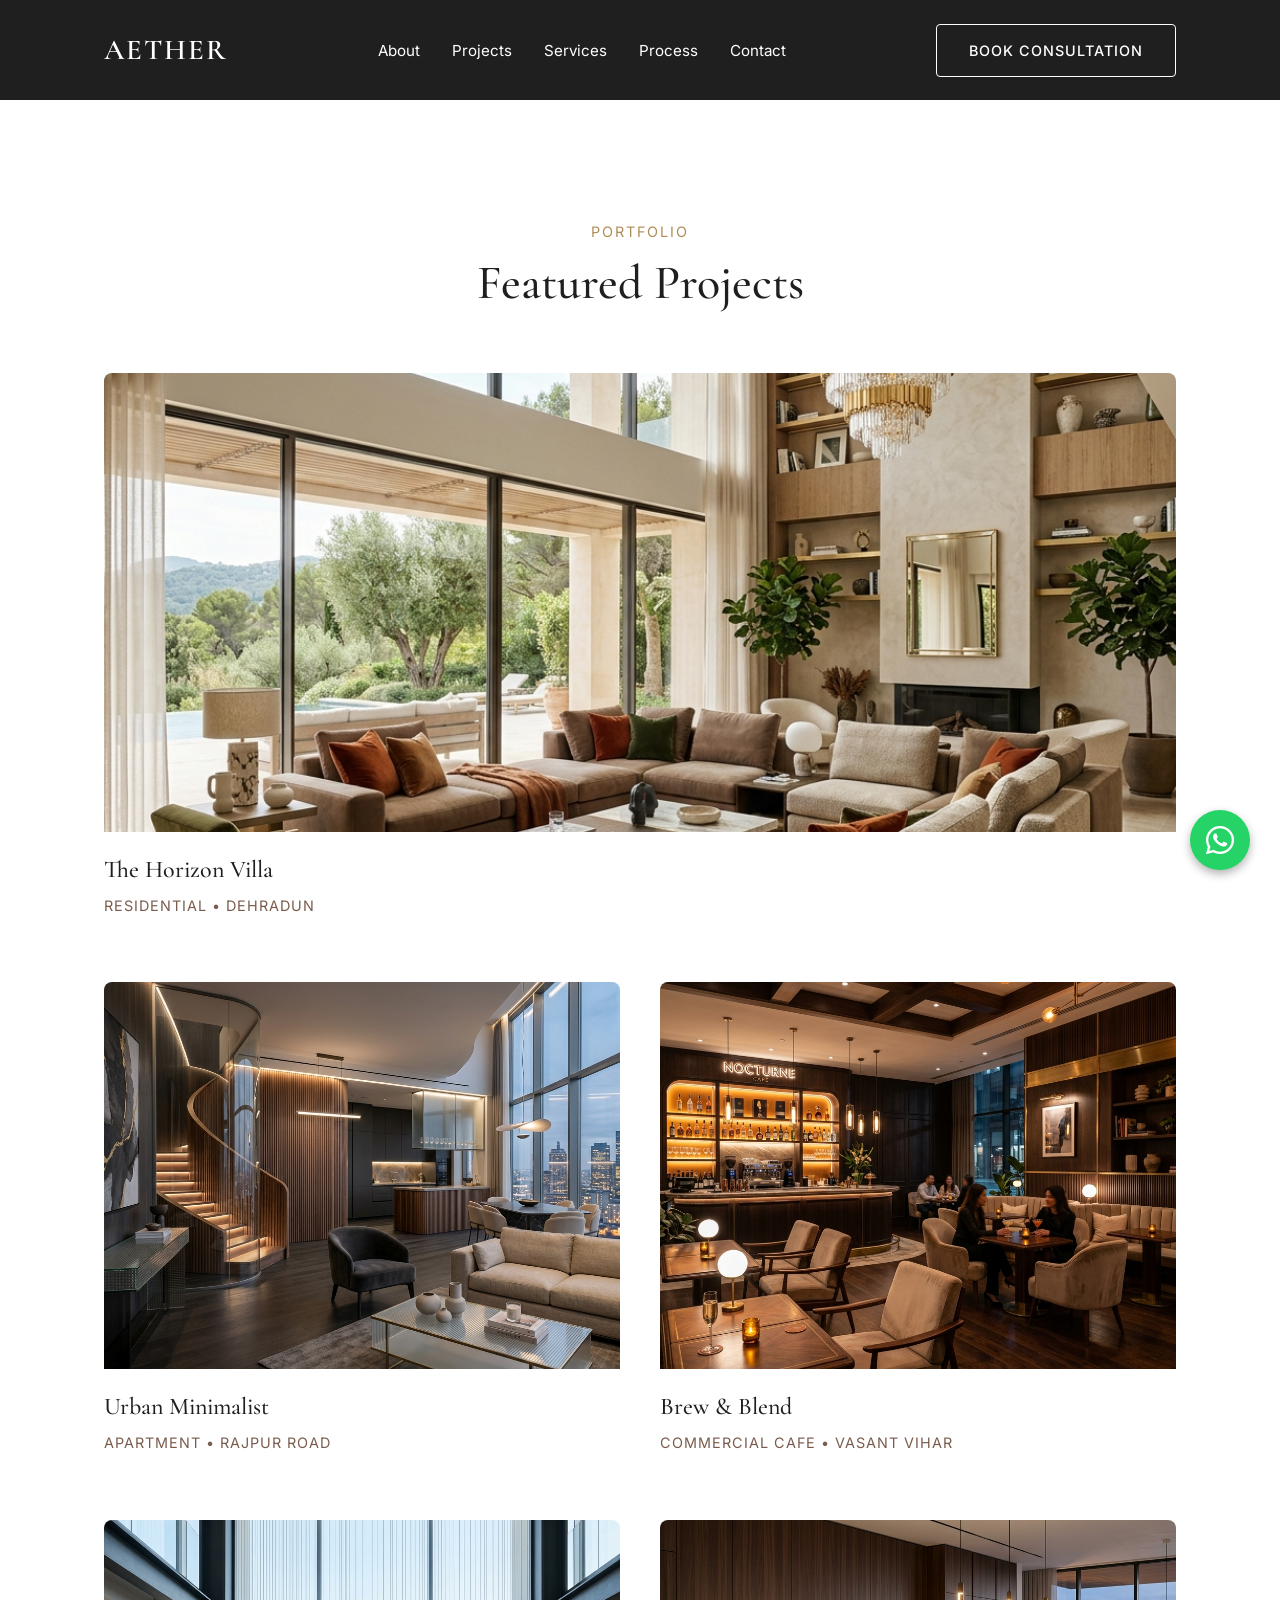
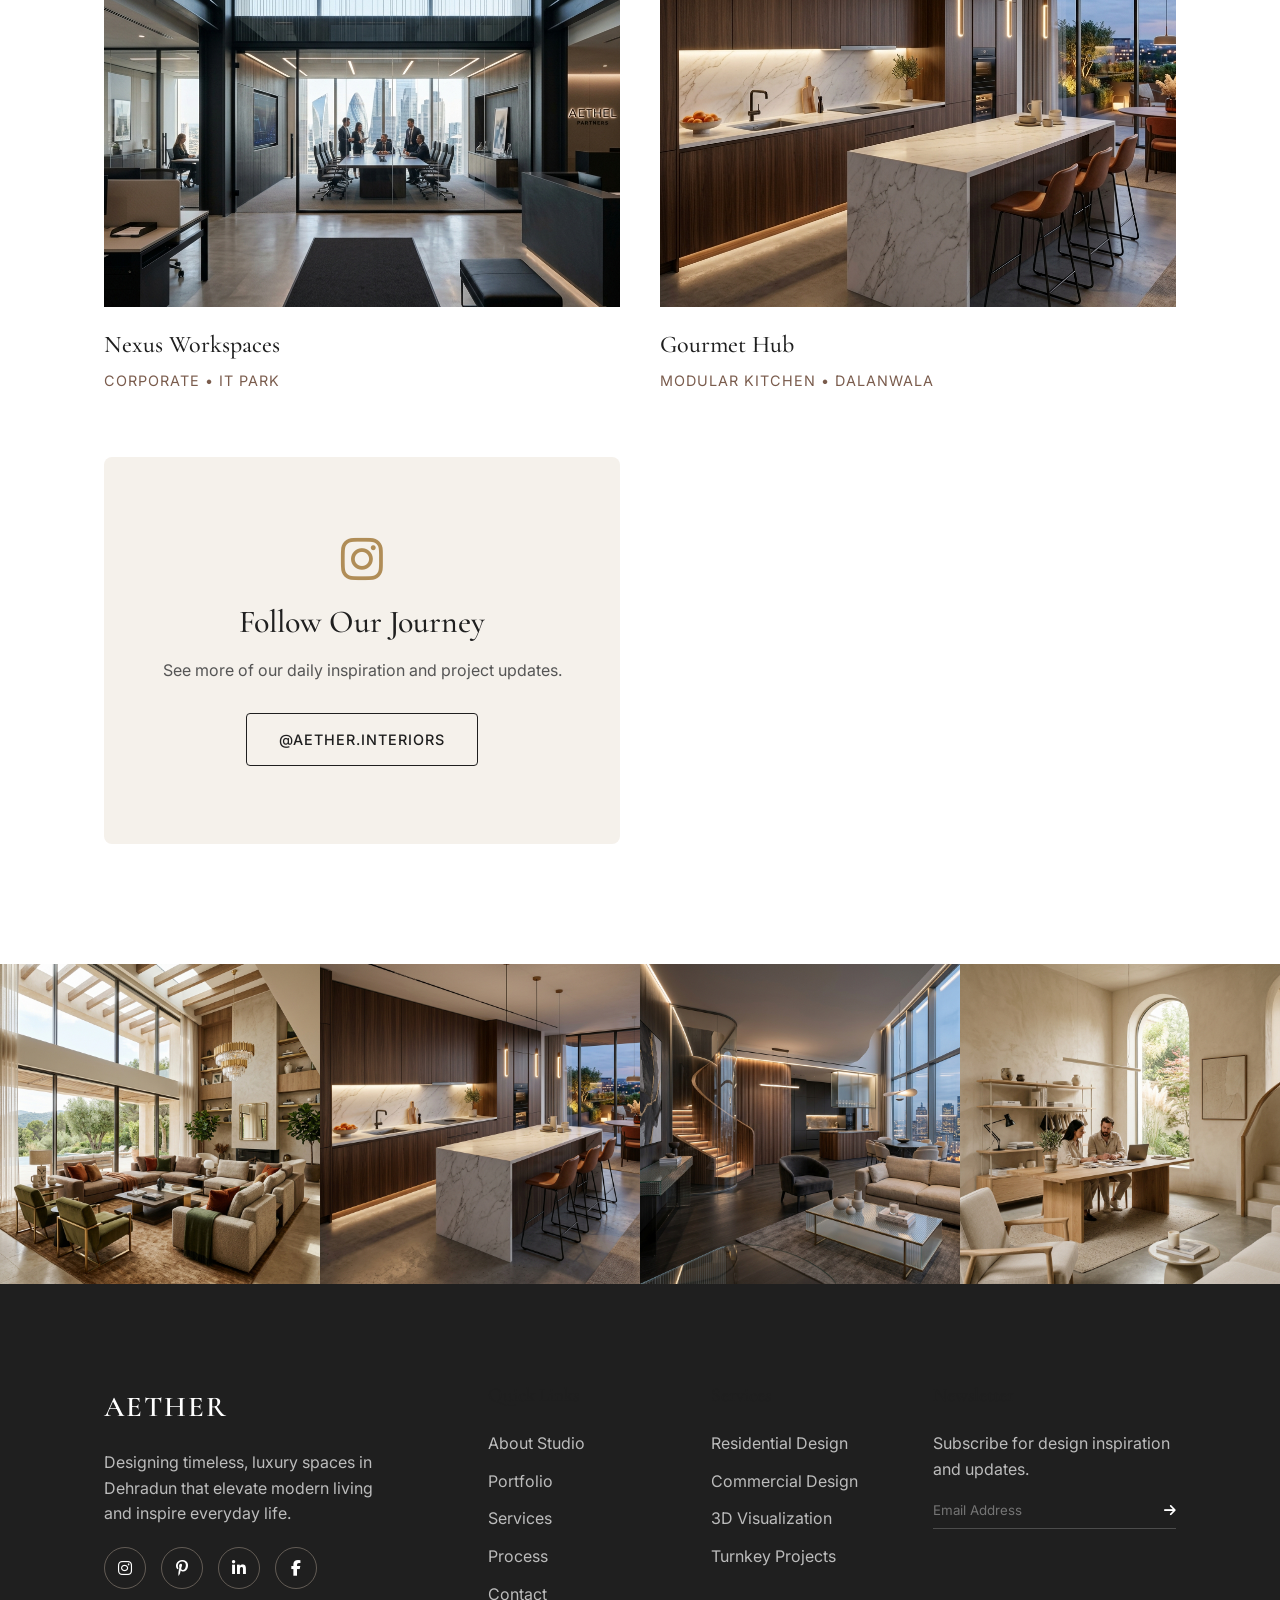
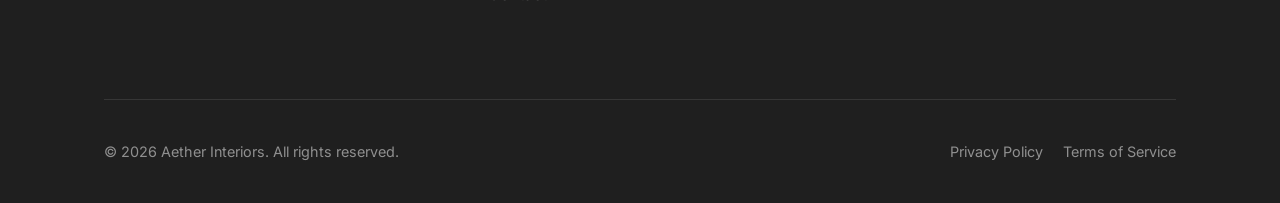
<file: projects.html>
<!DOCTYPE html>
<html lang="en">
<head>
    <meta charset="UTF-8">
    <meta name="viewport" content="width=device-width, initial-scale=1.0">
    <title>Aether Interiors | Luxury Interior Design Studio in Dehradun</title>
    <meta name="description" content="Aether Interiors - A luxury interior design studio based in Dehradun, specializing in premium residential and commercial spaces.">
    <!-- Google Fonts -->
    <link rel="preconnect" href="https://fonts.googleapis.com">
    <link rel="preconnect" href="https://fonts.gstatic.com" crossorigin>
    <link href="https://fonts.googleapis.com/css2?family=Cormorant+Garamond:wght@400;500;600;700&family=Inter:wght@300;400;500&display=swap" rel="stylesheet">
    <!-- Icons -->
    <link rel="stylesheet" href="https://cdnjs.cloudflare.com/ajax/libs/font-awesome/6.4.0/css/all.min.css">
    <!-- Styles -->
    <link rel="stylesheet" href="styles.css?v=2">
</head>
<body>
    <!-- Preloader -->
    <div class="preloader">
        <div class="loader-logo">AETHER</div>
        <div class="loader-line"></div>
    </div>

    <!-- Floating WhatsApp CTA -->
    <a href="https://wa.me/919876543210" class="floating-whatsapp" target="_blank" aria-label="Chat on WhatsApp">
        <i class="fab fa-whatsapp"></i>
    </a>

    <!-- Navbar -->
    <nav class="navbar" id="navbar">
        <div class="nav-container">
            <a href="index.html" class="logo">AETHER</a>
            <ul class="nav-links">
                <li><a href="about.html">About</a></li>
                <li><a href="projects.html">Projects</a></li>
                <li><a href="services.html">Services</a></li>
                <li><a href="process.html">Process</a></li>
                <li><a href="contact.html">Contact</a></li>
            </ul>
            <div class="nav-actions">
                <a href="contact.html" class="btn btn-outline">Book Consultation</a>
                <button class="mobile-menu-btn" aria-label="Toggle menu">
                    <span></span>
                    <span></span>
                    <span></span>
                </button>
            </div>
        </div>
    </nav>

    <!-- Mobile Menu -->
    <div class="mobile-menu">
        <div class="mobile-menu-content">
            <ul class="mobile-nav-links">
                <li><a href="about.html">About</a></li>
                <li><a href="projects.html">Projects</a></li>
                <li><a href="services.html">Services</a></li>
                <li><a href="process.html">Process</a></li>
                <li><a href="contact.html">Contact</a></li>
            </ul>
            <div class="mobile-menu-actions">
                <a href="contact.html" class="btn btn-primary">Book Consultation</a>
                <div class="mobile-menu-socials">
                    <a href="#" target="_blank" aria-label="Instagram"><i class="fab fa-instagram"></i></a>
                    <a href="#" target="_blank" aria-label="Pinterest"><i class="fab fa-pinterest-p"></i></a>
                    <a href="#" target="_blank" aria-label="LinkedIn"><i class="fab fa-linkedin-in"></i></a>
                </div>
            </div>
        </div>
    </div>
<div style="height: 100px; background-color: var(--dark-charcoal);"></div>
<!-- Featured Projects Section -->
    <section class="projects" id="projects">
        <div class="container">
            <div class="section-header text-center reveal-up">
                <span class="section-subtitle">Portfolio</span>
                <h2 class="section-title">Featured Projects</h2>
            </div>
            <div class="projects-grid">
                <!-- Project 1 -->
                <div class="project-card reveal-up">
                    <div class="project-img-container">
                        <img src="images/project_villa_1778249527535.png" alt="Luxury Villa" class="project-img" loading="lazy">
                        <div class="project-overlay">
                            <button class="view-project-btn"><i class="fas fa-search-plus"></i></button>
                        </div>
                    </div>
                    <div class="project-info">
                        <h3>The Horizon Villa</h3>
                        <span>Residential • Dehradun</span>
                    </div>
                </div>
                <!-- Project 2 -->
                <div class="project-card reveal-up" style="transition-delay: 0.1s;">
                    <div class="project-img-container">
                        <img src="images/project_apartment_1778249543629.png" alt="Modern Apartment" class="project-img" loading="lazy">
                        <div class="project-overlay">
                            <button class="view-project-btn"><i class="fas fa-search-plus"></i></button>
                        </div>
                    </div>
                    <div class="project-info">
                        <h3>Urban Minimalist</h3>
                        <span>Apartment • Rajpur Road</span>
                    </div>
                </div>
                <!-- Project 3 -->
                <div class="project-card reveal-up" style="transition-delay: 0.2s;">
                    <div class="project-img-container">
                        <img src="images/project_cafe_1778249571071.png" alt="Luxury Cafe" class="project-img" loading="lazy">
                        <div class="project-overlay">
                            <button class="view-project-btn"><i class="fas fa-search-plus"></i></button>
                        </div>
                    </div>
                    <div class="project-info">
                        <h3>Brew & Blend</h3>
                        <span>Commercial Cafe • Vasant Vihar</span>
                    </div>
                </div>
                <!-- Project 4 -->
                <div class="project-card reveal-up">
                    <div class="project-img-container">
                        <img src="images/project_office_1778249588438.png" alt="Corporate Office" class="project-img" loading="lazy">
                        <div class="project-overlay">
                            <button class="view-project-btn"><i class="fas fa-search-plus"></i></button>
                        </div>
                    </div>
                    <div class="project-info">
                        <h3>Nexus Workspaces</h3>
                        <span>Corporate • IT Park</span>
                    </div>
                </div>
                <!-- Project 5 -->
                <div class="project-card reveal-up" style="transition-delay: 0.1s;">
                    <div class="project-img-container">
                        <img src="images/project_kitchen_1778249611431.png" alt="Modular Kitchen" class="project-img" loading="lazy">
                        <div class="project-overlay">
                            <button class="view-project-btn"><i class="fas fa-search-plus"></i></button>
                        </div>
                    </div>
                    <div class="project-info">
                        <h3>Gourmet Hub</h3>
                        <span>Modular Kitchen • Dalanwala</span>
                    </div>
                </div>
                <!-- Instagram promo card -->
                <div class="project-card promo-card reveal-up" style="transition-delay: 0.2s;">
                    <div class="promo-content">
                        <i class="fab fa-instagram"></i>
                        <h3>Follow Our Journey</h3>
                        <p>See more of our daily inspiration and project updates.</p>
                        <a href="#" class="btn btn-outline-dark">@aether.interiors</a>
                    </div>
                </div>
            </div>
        </div>
    </section>
<!-- Instagram Showcase -->
    <section class="instagram-showcase" id="gallery">
        <div class="container-fluid">
            <div class="instagram-grid">
                <a href="#" class="ig-item reveal-up"><img src="images/project_villa_1778249527535.png" alt="IG 1" loading="lazy"></a>
                <a href="#" class="ig-item reveal-up" style="transition-delay: 0.1s;"><img src="images/project_kitchen_1778249611431.png" alt="IG 2" loading="lazy"></a>
                
                <a href="#" class="ig-item reveal-up" style="transition-delay: 0.3s;"><img src="images/project_apartment_1778249543629.png" alt="IG 3" loading="lazy"></a>
                <a href="#" class="ig-item reveal-up" style="transition-delay: 0.4s;"><img src="images/about_interior_1778249509478.png" alt="IG 4" loading="lazy"></a>
            </div>
        </div>
    </section>
<!-- Footer -->
    <footer class="footer">
        <div class="container">
            <div class="footer-grid">
                <div class="footer-brand">
                    <a href="index.html" class="logo text-white">AETHER</a>
                    <p>Designing timeless, luxury spaces in Dehradun that elevate modern living and inspire everyday life.</p>
                    <div class="social-links">
                        <a href="#" target="_blank" aria-label="Instagram"><i class="fab fa-instagram"></i></a>
                        <a href="#" target="_blank" aria-label="Pinterest"><i class="fab fa-pinterest-p"></i></a>
                        <a href="#" target="_blank" aria-label="LinkedIn"><i class="fab fa-linkedin-in"></i></a>
                        <a href="#" target="_blank" aria-label="Facebook"><i class="fab fa-facebook-f"></i></a>
                    </div>
                </div>
                <div class="footer-links">
                    <h4>Quick Links</h4>
                    <ul>
                        <li><a href="about.html">About Studio</a></li>
                        <li><a href="projects.html">Portfolio</a></li>
                        <li><a href="services.html">Services</a></li>
                        <li><a href="process.html">Process</a></li>
                        <li><a href="contact.html">Contact</a></li>
                    </ul>
                </div>
                <div class="footer-links">
                    <h4>Services</h4>
                    <ul>
                        <li><a href="services.html">Residential Design</a></li>
                        <li><a href="services.html">Commercial Design</a></li>
                        <li><a href="services.html">3D Visualization</a></li>
                        <li><a href="services.html">Turnkey Projects</a></li>
                    </ul>
                </div>
                <div class="footer-newsletter">
                    <h4>Newsletter</h4>
                    <p>Subscribe for design inspiration and updates.</p>
                    <form class="newsletter-form">
                        <input type="email" placeholder="Email Address" required>
                        <button type="submit"><i class="fas fa-arrow-right"></i></button>
                    </form>
                </div>
            </div>
            <div class="footer-bottom">
                <p>&copy; 2026 Aether Interiors. All rights reserved.</p>
                <div class="footer-legal">
                    <a href="index.html">Privacy Policy</a>
                    <a href="index.html">Terms of Service</a>
                </div>
            </div>
        </div>
    </footer>

    <!-- Lightbox -->
    <div class="lightbox" id="lightbox">
        <span class="lightbox-close">&times;</span>
        <img class="lightbox-content" id="lightbox-img">
    </div>

    <!-- Script -->
    <script src="script.js?v=2"></script>
</body>
</html>
</file>
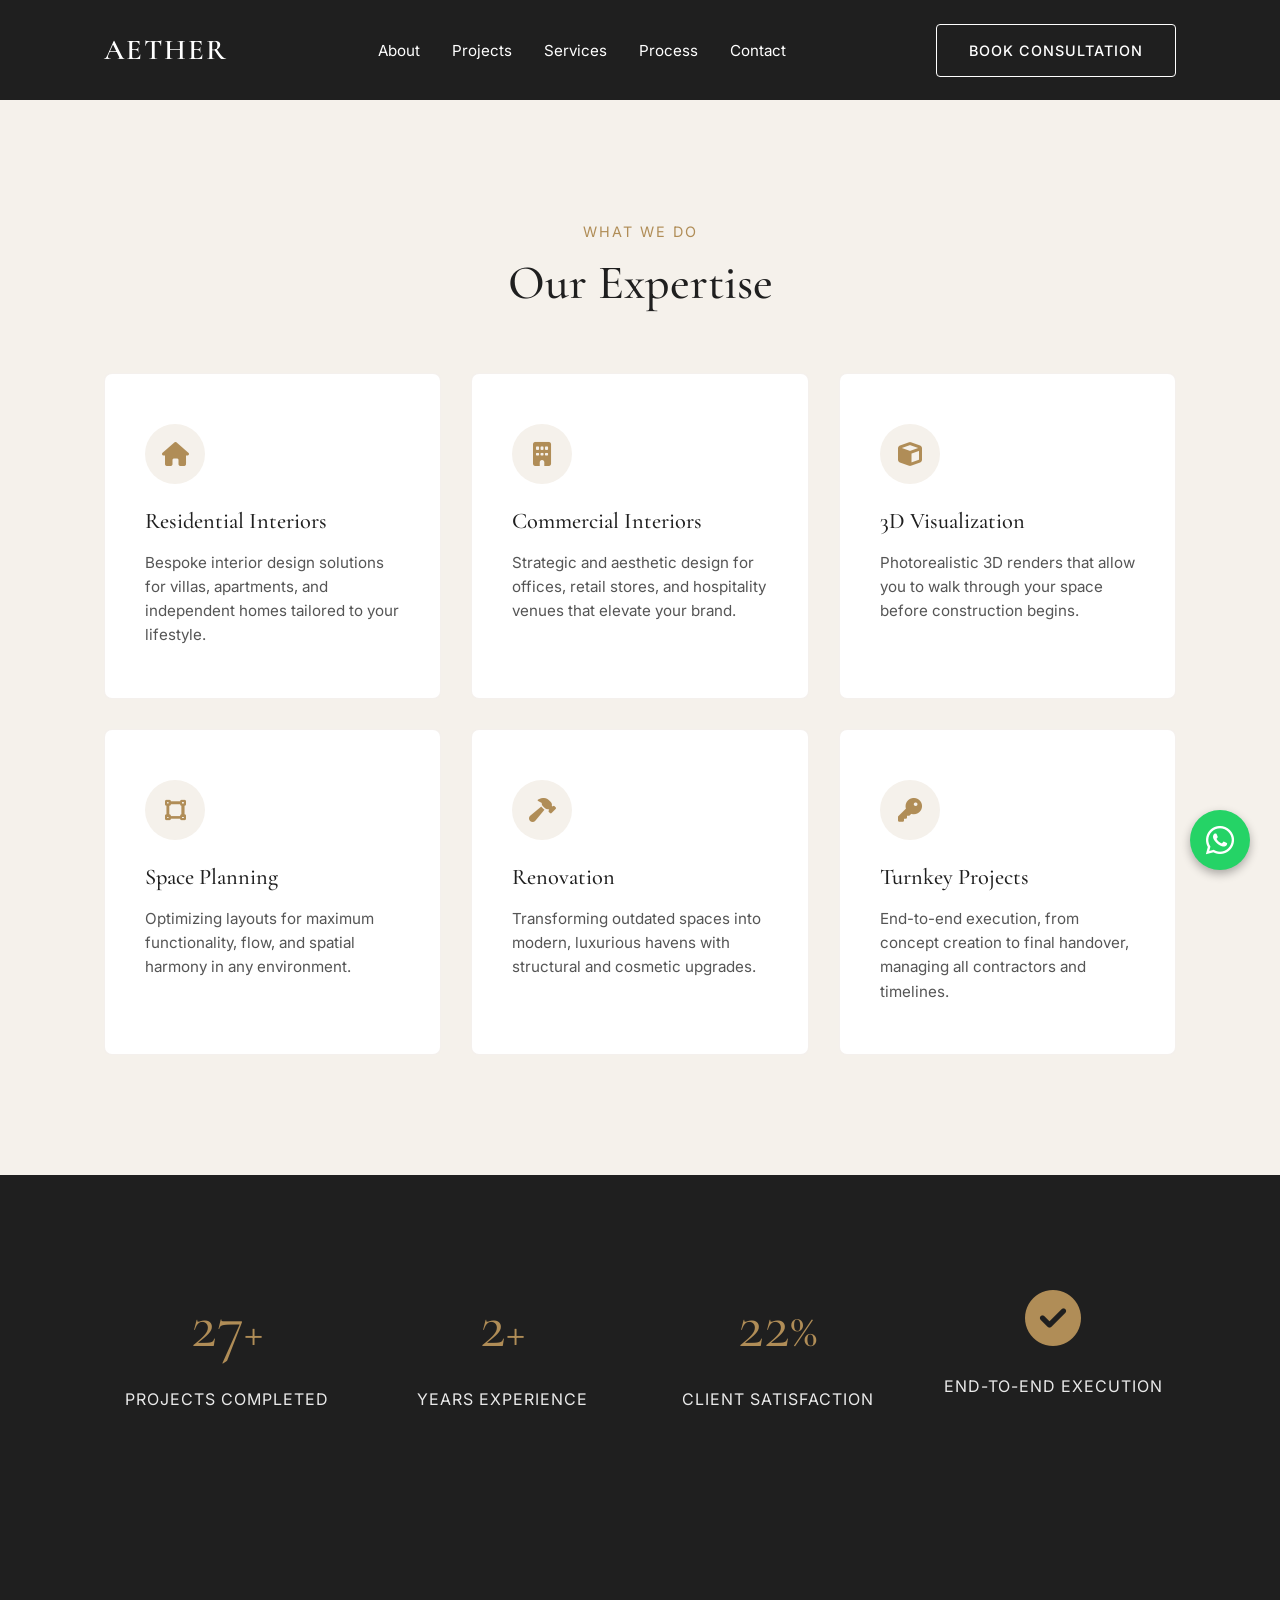
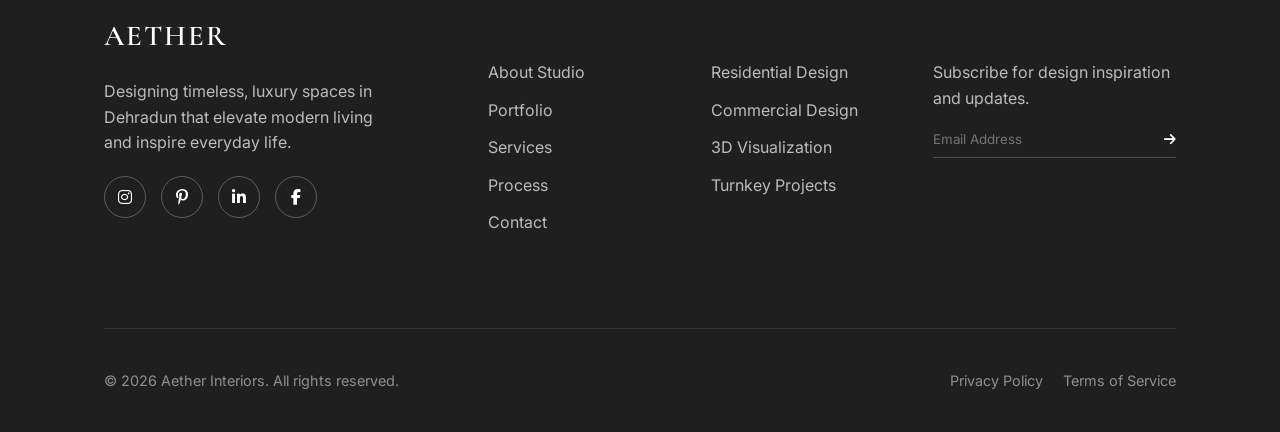
<file: services.html>
<!DOCTYPE html>
<html lang="en">
<head>
    <meta charset="UTF-8">
    <meta name="viewport" content="width=device-width, initial-scale=1.0">
    <title>Aether Interiors | Luxury Interior Design Studio in Dehradun</title>
    <meta name="description" content="Aether Interiors - A luxury interior design studio based in Dehradun, specializing in premium residential and commercial spaces.">
    <!-- Google Fonts -->
    <link rel="preconnect" href="https://fonts.googleapis.com">
    <link rel="preconnect" href="https://fonts.gstatic.com" crossorigin>
    <link href="https://fonts.googleapis.com/css2?family=Cormorant+Garamond:wght@400;500;600;700&family=Inter:wght@300;400;500&display=swap" rel="stylesheet">
    <!-- Icons -->
    <link rel="stylesheet" href="https://cdnjs.cloudflare.com/ajax/libs/font-awesome/6.4.0/css/all.min.css">
    <!-- Styles -->
    <link rel="stylesheet" href="styles.css?v=2">
</head>
<body>
    <!-- Preloader -->
    <div class="preloader">
        <div class="loader-logo">AETHER</div>
        <div class="loader-line"></div>
    </div>

    <!-- Floating WhatsApp CTA -->
    <a href="https://wa.me/919876543210" class="floating-whatsapp" target="_blank" aria-label="Chat on WhatsApp">
        <i class="fab fa-whatsapp"></i>
    </a>

    <!-- Navbar -->
    <nav class="navbar" id="navbar">
        <div class="nav-container">
            <a href="index.html" class="logo">AETHER</a>
            <ul class="nav-links">
                <li><a href="about.html">About</a></li>
                <li><a href="projects.html">Projects</a></li>
                <li><a href="services.html">Services</a></li>
                <li><a href="process.html">Process</a></li>
                <li><a href="contact.html">Contact</a></li>
            </ul>
            <div class="nav-actions">
                <a href="contact.html" class="btn btn-outline">Book Consultation</a>
                <button class="mobile-menu-btn" aria-label="Toggle menu">
                    <span></span>
                    <span></span>
                    <span></span>
                </button>
            </div>
        </div>
    </nav>

    <!-- Mobile Menu -->
    <div class="mobile-menu">
        <div class="mobile-menu-content">
            <ul class="mobile-nav-links">
                <li><a href="about.html">About</a></li>
                <li><a href="projects.html">Projects</a></li>
                <li><a href="services.html">Services</a></li>
                <li><a href="process.html">Process</a></li>
                <li><a href="contact.html">Contact</a></li>
            </ul>
            <div class="mobile-menu-actions">
                <a href="contact.html" class="btn btn-primary">Book Consultation</a>
                <div class="mobile-menu-socials">
                    <a href="#" target="_blank" aria-label="Instagram"><i class="fab fa-instagram"></i></a>
                    <a href="#" target="_blank" aria-label="Pinterest"><i class="fab fa-pinterest-p"></i></a>
                    <a href="#" target="_blank" aria-label="LinkedIn"><i class="fab fa-linkedin-in"></i></a>
                </div>
            </div>
        </div>
    </div>
<div style="height: 100px; background-color: var(--dark-charcoal);"></div>
<!-- Services Section -->
    <section class="services" id="services">
        <div class="container">
            <div class="section-header text-center reveal-up">
                <span class="section-subtitle">What We Do</span>
                <h2 class="section-title">Our Expertise</h2>
            </div>
            <div class="services-grid">
                <div class="service-card reveal-up">
                    <div class="service-icon"><i class="fas fa-home"></i></div>
                    <h3>Residential Interiors</h3>
                    <p>Bespoke interior design solutions for villas, apartments, and independent homes tailored to your lifestyle.</p>
                </div>
                <div class="service-card reveal-up" style="transition-delay: 0.1s;">
                    <div class="service-icon"><i class="fas fa-building"></i></div>
                    <h3>Commercial Interiors</h3>
                    <p>Strategic and aesthetic design for offices, retail stores, and hospitality venues that elevate your brand.</p>
                </div>
                <div class="service-card reveal-up" style="transition-delay: 0.2s;">
                    <div class="service-icon"><i class="fas fa-cube"></i></div>
                    <h3>3D Visualization</h3>
                    <p>Photorealistic 3D renders that allow you to walk through your space before construction begins.</p>
                </div>
                <div class="service-card reveal-up">
                    <div class="service-icon"><i class="fas fa-vector-square"></i></div>
                    <h3>Space Planning</h3>
                    <p>Optimizing layouts for maximum functionality, flow, and spatial harmony in any environment.</p>
                </div>
                <div class="service-card reveal-up" style="transition-delay: 0.1s;">
                    <div class="service-icon"><i class="fas fa-hammer"></i></div>
                    <h3>Renovation</h3>
                    <p>Transforming outdated spaces into modern, luxurious havens with structural and cosmetic upgrades.</p>
                </div>
                <div class="service-card reveal-up" style="transition-delay: 0.2s;">
                    <div class="service-icon"><i class="fas fa-key"></i></div>
                    <h3>Turnkey Projects</h3>
                    <p>End-to-end execution, from concept creation to final handover, managing all contractors and timelines.</p>
                </div>
            </div>
        </div>
    </section>
<!-- Why Choose Us / Statistics -->
    <section class="statistics" id="stats">
        <div class="stats-bg"></div>
        <div class="container">
            <div class="stats-grid">
                <div class="stat-item reveal-up">
                    <span class="stat-number" data-target="120">0</span><span class="stat-plus">+</span>
                    <p class="stat-label">Projects Completed</p>
                </div>
                <div class="stat-item reveal-up" style="transition-delay: 0.1s;">
                    <span class="stat-number" data-target="8">0</span><span class="stat-plus">+</span>
                    <p class="stat-label">Years Experience</p>
                </div>
                <div class="stat-item reveal-up" style="transition-delay: 0.2s;">
                    <span class="stat-number" data-target="98">0</span><span class="stat-plus">%</span>
                    <p class="stat-label">Client Satisfaction</p>
                </div>
                <div class="stat-item reveal-up" style="transition-delay: 0.3s;">
                    <span class="stat-icon"><i class="fas fa-check-circle"></i></span>
                    <p class="stat-label">End-to-End Execution</p>
                </div>
            </div>
        </div>
    </section>
<!-- Footer -->
    <footer class="footer">
        <div class="container">
            <div class="footer-grid">
                <div class="footer-brand">
                    <a href="index.html" class="logo text-white">AETHER</a>
                    <p>Designing timeless, luxury spaces in Dehradun that elevate modern living and inspire everyday life.</p>
                    <div class="social-links">
                        <a href="#" target="_blank" aria-label="Instagram"><i class="fab fa-instagram"></i></a>
                        <a href="#" target="_blank" aria-label="Pinterest"><i class="fab fa-pinterest-p"></i></a>
                        <a href="#" target="_blank" aria-label="LinkedIn"><i class="fab fa-linkedin-in"></i></a>
                        <a href="#" target="_blank" aria-label="Facebook"><i class="fab fa-facebook-f"></i></a>
                    </div>
                </div>
                <div class="footer-links">
                    <h4>Quick Links</h4>
                    <ul>
                        <li><a href="about.html">About Studio</a></li>
                        <li><a href="projects.html">Portfolio</a></li>
                        <li><a href="services.html">Services</a></li>
                        <li><a href="process.html">Process</a></li>
                        <li><a href="contact.html">Contact</a></li>
                    </ul>
                </div>
                <div class="footer-links">
                    <h4>Services</h4>
                    <ul>
                        <li><a href="services.html">Residential Design</a></li>
                        <li><a href="services.html">Commercial Design</a></li>
                        <li><a href="services.html">3D Visualization</a></li>
                        <li><a href="services.html">Turnkey Projects</a></li>
                    </ul>
                </div>
                <div class="footer-newsletter">
                    <h4>Newsletter</h4>
                    <p>Subscribe for design inspiration and updates.</p>
                    <form class="newsletter-form">
                        <input type="email" placeholder="Email Address" required>
                        <button type="submit"><i class="fas fa-arrow-right"></i></button>
                    </form>
                </div>
            </div>
            <div class="footer-bottom">
                <p>&copy; 2026 Aether Interiors. All rights reserved.</p>
                <div class="footer-legal">
                    <a href="index.html">Privacy Policy</a>
                    <a href="index.html">Terms of Service</a>
                </div>
            </div>
        </div>
    </footer>

    <!-- Lightbox -->
    <div class="lightbox" id="lightbox">
        <span class="lightbox-close">&times;</span>
        <img class="lightbox-content" id="lightbox-img">
    </div>

    <!-- Script -->
    <script src="script.js?v=2"></script>
</body>
</html>
</file>
<file: styles.css>
/* 
  Aether Interiors - Stylesheet
  Luxury earthy-modern palette
*/

:root {
    /* Colors */
    --bg-ivory: #F5F1EB;
    --dark-charcoal: #1F1F1F;
    --accent-beige: #C8B6A6;
    --luxury-gold: #B08D57;
    --secondary-brown: #7A5C4D;
    --white: #FFFFFF;
    
    /* Typography */
    --font-heading: 'Cormorant Garamond', serif;
    --font-body: 'Inter', sans-serif;
    
    /* Transitions */
    --transition-smooth: all 0.4s cubic-bezier(0.25, 0.8, 0.25, 1);
    --transition-slow: all 0.8s cubic-bezier(0.25, 0.8, 0.25, 1);
    
    /* Shadows */
    --shadow-soft: 0 10px 30px rgba(31, 31, 31, 0.05);
    --shadow-hover: 0 20px 40px rgba(31, 31, 31, 0.1);
    
    /* Layout */
    --container-width: 1200px;
}

/* Reset & Base Styles */
* {
    margin: 0;
    padding: 0;
    box-sizing: border-box;
}

html {
    scroll-behavior: smooth;
    font-size: 16px;
}

body {
    font-family: var(--font-body);
    background-color: var(--bg-ivory);
    color: var(--dark-charcoal);
    line-height: 1.6;
    overflow-x: hidden;
    -webkit-font-smoothing: antialiased;
}

h1, h2, h3, h4, h5, h6 {
    font-family: var(--font-heading);
    font-weight: 500;
    line-height: 1.2;
    color: var(--dark-charcoal);
}

a {
    text-decoration: none;
    color: inherit;
    transition: var(--transition-smooth);
}

img {
    max-width: 100%;
    height: auto;
    display: block;
}

.container {
    max-width: var(--container-width);
    margin: 0 auto;
    padding: 0 5%;
}

.container-fluid {
    width: 100%;
    padding: 0;
}

/* Preloader */
.preloader {
    position: fixed;
    top: 0;
    left: 0;
    width: 100%;
    height: 100%;
    background-color: var(--dark-charcoal);
    z-index: 9999;
    display: flex;
    flex-direction: column;
    justify-content: center;
    align-items: center;
    transition: opacity 0.8s ease;
}

.loader-logo {
    font-family: var(--font-heading);
    color: var(--white);
    font-size: 2rem;
    letter-spacing: 4px;
    margin-bottom: 20px;
    animation: pulse 2s infinite;
}

.loader-line {
    width: 0;
    height: 1px;
    background-color: var(--luxury-gold);
    animation: load 1.5s ease forwards;
}

@keyframes pulse {
    0%, 100% { opacity: 0.5; }
    50% { opacity: 1; }
}

@keyframes load {
    to { width: 150px; }
}

/* Buttons */
.btn {
    display: inline-block;
    padding: 14px 32px;
    font-family: var(--font-body);
    font-size: 0.9rem;
    font-weight: 500;
    text-transform: uppercase;
    letter-spacing: 1px;
    border-radius: 4px;
    cursor: pointer;
    border: 1px solid transparent;
}

.btn-primary {
    background-color: var(--dark-charcoal);
    color: var(--white);
}

.btn-primary:hover {
    background-color: var(--luxury-gold);
}

.btn-outline {
    border-color: var(--white);
    color: var(--white);
}

.btn-outline:hover {
    background-color: var(--white);
    color: var(--dark-charcoal);
}

.btn-outline-dark {
    border-color: var(--dark-charcoal);
    color: var(--dark-charcoal);
}

.btn-outline-dark:hover {
    background-color: var(--dark-charcoal);
    color: var(--white);
}

.btn-glass {
    background: rgba(255, 255, 255, 0.1);
    backdrop-filter: blur(10px);
    border: 1px solid rgba(255, 255, 255, 0.2);
    color: var(--white);
}

.btn-glass:hover {
    background: rgba(255, 255, 255, 0.2);
}

.btn-block {
    display: block;
    width: 100%;
}

.link-arrow {
    display: inline-flex;
    align-items: center;
    gap: 8px;
    font-family: var(--font-body);
    font-weight: 500;
    font-size: 0.95rem;
    color: var(--luxury-gold);
    text-transform: uppercase;
    letter-spacing: 1px;
    margin-top: 20px;
}

.link-arrow i {
    transition: transform 0.3s ease;
}

.link-arrow:hover i {
    transform: translateX(5px);
}

/* Navbar */
.navbar {
    position: fixed;
    top: 0;
    left: 0;
    width: 100%;
    padding: 24px 0;
    z-index: 1000;
    transition: var(--transition-smooth);
}

.navbar.scrolled {
    background-color: rgba(255, 255, 255, 0.95);
    backdrop-filter: blur(10px);
    padding: 16px 0;
    box-shadow: var(--shadow-soft);
}

.nav-container {
    max-width: var(--container-width);
    margin: 0 auto;
    padding: 0 5%;
    display: flex;
    justify-content: space-between;
    align-items: center;
}

.logo {
    font-family: var(--font-heading);
    font-size: 1.8rem;
    font-weight: 600;
    letter-spacing: 2px;
    color: var(--white);
}

.navbar.scrolled .logo,
.navbar.scrolled .nav-links a {
    color: var(--dark-charcoal);
}

.navbar.scrolled .btn-outline {
    border-color: var(--dark-charcoal);
    color: var(--dark-charcoal);
}

.navbar.scrolled .btn-outline:hover {
    background-color: var(--dark-charcoal);
    color: var(--white);
}

.nav-links {
    display: flex;
    list-style: none;
    gap: 32px;
}

.nav-links a {
    color: var(--white);
    font-size: 0.95rem;
    font-weight: 400;
    position: relative;
}

.nav-links a::after {
    content: '';
    position: absolute;
    bottom: -5px;
    left: 0;
    width: 0;
    height: 1px;
    background-color: var(--luxury-gold);
    transition: var(--transition-smooth);
}

.nav-links a:hover::after {
    width: 100%;
}

.nav-actions {
    display: flex;
    align-items: center;
    gap: 24px;
}

.mobile-menu-btn {
    display: none;
    background: none;
    border: none;
    cursor: pointer;
    z-index: 1001;
    padding: 8px;
}

.mobile-menu-btn span {
    display: block;
    width: 24px;
    height: 2px;
    background-color: var(--white);
    margin-bottom: 5px;
    transition: var(--transition-smooth);
}

.mobile-menu-btn span:last-child {
    margin-bottom: 0;
}

.navbar.scrolled .mobile-menu-btn span {
    background-color: var(--dark-charcoal);
}

/* Ensure hamburger icon turns white when active against dark menu background */
.mobile-menu-btn.active span {
    background-color: var(--white) !important;
}

/* Morph hamburger into close button (X) */
.mobile-menu-btn.active span:nth-child(1) {
    transform: translateY(7px) rotate(45deg);
}

.mobile-menu-btn.active span:nth-child(2) {
    opacity: 0;
}

.mobile-menu-btn.active span:nth-child(3) {
    transform: translateY(-7px) rotate(-45deg);
}

/* Mobile Menu Immersive Overlay */
.mobile-menu {
    position: fixed;
    top: 0;
    left: 100%;
    width: 100%;
    height: 100vh;
    background-color: rgba(24, 24, 24, 0.99); /* Deep, ultra-luxurious dark backdrop */
    backdrop-filter: blur(15px);
    -webkit-backdrop-filter: blur(15px);
    z-index: 999;
    display: flex;
    flex-direction: column;
    justify-content: space-between; /* Separate links from footer actions */
    padding: 120px 40px 60px; /* Clear fixed logo & close button completely */
    transition: var(--transition-smooth);
    overflow-y: auto; /* Enable scroll protection on small screens */
    -webkit-overflow-scrolling: touch;
}

.mobile-menu.active {
    left: 0;
}

.mobile-menu-content {
    width: 100%;
    max-width: 500px;
    margin: 0 auto;
    display: flex;
    flex-direction: column;
    align-items: flex-start; /* Clean left alignment for an upscale gallery feel */
    gap: 40px;
    text-align: left;
}

.mobile-nav-links {
    list-style: none;
    width: 100%;
    display: flex;
    flex-direction: column;
    gap: 24px;
}

.mobile-nav-links li {
    opacity: 0;
    transform: translateY(20px);
    transition: opacity 0.6s cubic-bezier(0.16, 1, 0.3, 1), transform 0.6s cubic-bezier(0.16, 1, 0.3, 1);
}

.mobile-menu.active .mobile-nav-links li {
    opacity: 1;
    transform: translateY(0);
}

/* Staggered animation delays */
.mobile-menu.active .mobile-nav-links li:nth-child(1) { transition-delay: 0.1s; }
.mobile-menu.active .mobile-nav-links li:nth-child(2) { transition-delay: 0.18s; }
.mobile-menu.active .mobile-nav-links li:nth-child(3) { transition-delay: 0.26s; }
.mobile-menu.active .mobile-nav-links li:nth-child(4) { transition-delay: 0.34s; }
.mobile-menu.active .mobile-nav-links li:nth-child(5) { transition-delay: 0.42s; }

.mobile-nav-links a {
    font-family: var(--font-heading);
    font-size: 2.6rem; /* Architectural high-end scale */
    color: var(--white);
    letter-spacing: 1px;
    display: inline-block;
    position: relative;
    font-weight: 400;
    line-height: 1.1;
    transition: color 0.3s ease, transform 0.3s cubic-bezier(0.16, 1, 0.3, 1);
}

.mobile-nav-links a::after {
    content: '';
    position: absolute;
    bottom: -3px;
    left: 0;
    width: 0;
    height: 1px;
    background-color: var(--luxury-gold);
    transition: var(--transition-smooth);
}

.mobile-nav-links a:hover::after {
    width: 100%;
}

.mobile-nav-links a:hover {
    color: var(--luxury-gold);
    transform: translateX(10px); /* Luxurious slide-on-hover */
}

.mobile-menu-actions {
    opacity: 0;
    transform: translateY(20px);
    transition: opacity 0.6s cubic-bezier(0.16, 1, 0.3, 1), transform 0.6s cubic-bezier(0.16, 1, 0.3, 1);
    transition-delay: 0.5s;
    width: 100%;
    display: flex;
    flex-direction: column;
    align-items: flex-start;
    gap: 28px;
    margin-top: 20px;
}

.mobile-menu.active .mobile-menu-actions {
    opacity: 1;
    transform: translateY(0);
}

.mobile-menu-actions .btn {
    width: auto;
    min-width: 220px;
    padding: 16px 36px;
    border-color: var(--luxury-gold);
    background-color: var(--luxury-gold);
    color: var(--white);
    font-size: 0.85rem;
    letter-spacing: 2px;
}

.mobile-menu-actions .btn:hover {
    background-color: var(--white);
    color: var(--dark-charcoal);
    border-color: var(--white);
}

.mobile-menu-socials {
    display: flex;
    gap: 16px;
    margin-top: 10px;
}

.mobile-menu-socials a {
    width: 44px;
    height: 44px;
    border: 1px solid rgba(255, 255, 255, 0.15);
    border-radius: 50%;
    display: flex;
    align-items: center;
    justify-content: center;
    color: var(--white);
    font-size: 1rem;
    transition: var(--transition-smooth);
}

.mobile-menu-socials a:hover {
    background-color: var(--luxury-gold);
    border-color: var(--luxury-gold);
    color: var(--white);
    transform: translateY(-4px);
}

/* Force white logo contrast when mobile menu is open, regardless of scroll state */
body.menu-open .navbar .logo,
body.menu-open .navbar.scrolled .logo {
    color: var(--white) !important;
}

/* Scroll lock when mobile menu is active */
body.menu-open {
    overflow: hidden;
}

/* Hero Section */
.hero {
    position: relative;
    height: 100vh;
    display: flex;
    align-items: center;
    justify-content: center;
    color: var(--white);
    text-align: center;
    overflow: hidden;
}

.hero-bg {
    position: absolute;
    top: 0;
    left: 0;
    width: 100%;
    height: 100%;
    z-index: -1;
}

.hero-img {
    width: 100%;
    height: 100%;
    object-fit: cover;
    transform: scale(1.05);
    animation: subtleZoom 20s linear infinite alternate;
}

@keyframes subtleZoom {
    0% { transform: scale(1.05); }
    100% { transform: scale(1.15); }
}

.hero-overlay {
    position: absolute;
    top: 0;
    left: 0;
    width: 100%;
    height: 100%;
    background: linear-gradient(to bottom, rgba(31, 31, 31, 0.4) 0%, rgba(31, 31, 31, 0.6) 100%);
}

.hero-content {
    max-width: 800px;
    padding: 0 20px;
    z-index: 1;
}

.hero-subtitle {
    display: block;
    font-size: 1rem;
    text-transform: uppercase;
    letter-spacing: 3px;
    margin-bottom: 20px;
    color: var(--accent-beige);
}

.hero-title {
    font-size: 5rem;
    font-weight: 400;
    margin-bottom: 24px;
    color: var(--white);
}

.hero-desc {
    font-size: 1.1rem;
    font-weight: 300;
    margin-bottom: 40px;
    color: rgba(255, 255, 255, 0.9);
    max-width: 600px;
    margin-left: auto;
    margin-right: auto;
}

.hero-cta {
    display: flex;
    gap: 20px;
    justify-content: center;
}

.scroll-indicator {
    position: absolute;
    bottom: 40px;
    left: 50%;
    transform: translateX(-50%);
    display: flex;
    flex-direction: column;
    align-items: center;
    gap: 10px;
    z-index: 1;
    opacity: 0.8;
}

.scroll-indicator span {
    font-size: 0.8rem;
    text-transform: uppercase;
    letter-spacing: 2px;
}

.mouse {
    width: 24px;
    height: 36px;
    border: 2px solid var(--white);
    border-radius: 12px;
    display: flex;
    justify-content: center;
    padding-top: 6px;
}

.wheel {
    width: 4px;
    height: 8px;
    background-color: var(--white);
    border-radius: 2px;
    animation: scrollWheel 2s infinite;
}

@keyframes scrollWheel {
    0% { transform: translateY(0); opacity: 1; }
    100% { transform: translateY(12px); opacity: 0; }
}

/* Sections General */
section {
    padding: 120px 0;
}

.section-header {
    margin-bottom: 60px;
}

.section-header.text-center {
    text-align: center;
}

.section-subtitle {
    display: block;
    font-size: 0.9rem;
    text-transform: uppercase;
    letter-spacing: 2px;
    color: var(--luxury-gold);
    margin-bottom: 12px;
}

.section-title {
    font-size: 3rem;
}

/* About Section */
.split-layout {
    display: grid;
    grid-template-columns: 1fr 1fr;
    gap: 80px;
    align-items: center;
}

.about-img-wrapper {
    position: relative;
    border-radius: 8px;
    overflow: hidden;
}

.about-img {
    width: 100%;
    border-radius: 8px;
}

.experience-badge {
    position: absolute;
    bottom: -20px;
    right: -20px;
    background-color: var(--white);
    padding: 30px;
    border-radius: 8px;
    box-shadow: var(--shadow-hover);
    display: flex;
    align-items: center;
    gap: 15px;
    z-index: 2;
}

.exp-number {
    font-family: var(--font-heading);
    font-size: 3rem;
    color: var(--luxury-gold);
    line-height: 1;
}

.exp-text {
    font-size: 0.9rem;
    font-weight: 500;
    text-transform: uppercase;
    letter-spacing: 1px;
}

.about-content .section-text {
    margin-bottom: 24px;
    color: #555;
    font-size: 1.05rem;
}

/* Projects Section */
.projects {
    background-color: var(--white);
}

.projects-grid {
    display: grid;
    grid-template-columns: repeat(2, 1fr);
    gap: 40px;
}

.projects-grid .project-card:first-child {
    grid-column: span 2;
}

.project-card {
    position: relative;
    border-radius: 8px;
    overflow: hidden;
    cursor: pointer;
}

.project-img-container {
    position: relative;
    overflow: hidden;
    aspect-ratio: 4/3;
}

.projects-grid .project-card:first-child .project-img-container {
    aspect-ratio: 21/9;
}

.project-img {
    width: 100%;
    height: 100%;
    object-fit: cover;
    transition: transform 0.8s ease;
}

.project-card:hover .project-img {
    transform: scale(1.05);
}

.project-overlay {
    position: absolute;
    top: 0;
    left: 0;
    width: 100%;
    height: 100%;
    background-color: rgba(31, 31, 31, 0.4);
    opacity: 0;
    transition: var(--transition-smooth);
    display: flex;
    align-items: center;
    justify-content: center;
}

.project-card:hover .project-overlay {
    opacity: 1;
}

.view-project-btn {
    background: var(--white);
    color: var(--dark-charcoal);
    border: none;
    width: 60px;
    height: 60px;
    border-radius: 50%;
    font-size: 1.2rem;
    cursor: pointer;
    transform: translateY(20px);
    transition: var(--transition-smooth);
}

.project-card:hover .view-project-btn {
    transform: translateY(0);
}

.project-info {
    padding: 24px 0;
}

.project-info h3 {
    font-size: 1.5rem;
    margin-bottom: 8px;
}

.project-info span {
    font-size: 0.9rem;
    color: var(--secondary-brown);
    text-transform: uppercase;
    letter-spacing: 1px;
}

.promo-card {
    background-color: var(--bg-ivory);
    display: flex;
    align-items: center;
    justify-content: center;
    text-align: center;
    padding: 40px;
    aspect-ratio: 4/3;
}

.promo-content i {
    font-size: 3rem;
    color: var(--luxury-gold);
    margin-bottom: 20px;
}

.promo-content h3 {
    font-size: 2rem;
    margin-bottom: 16px;
}

.promo-content p {
    color: #555;
    margin-bottom: 30px;
}

/* Services */
.services-grid {
    display: grid;
    grid-template-columns: repeat(3, 1fr);
    gap: 30px;
}

.service-card {
    background-color: var(--white);
    padding: 50px 40px;
    border-radius: 8px;
    transition: var(--transition-smooth);
    border: 1px solid rgba(200, 182, 166, 0.2);
}

.service-card:hover {
    transform: translateY(-10px);
    box-shadow: var(--shadow-hover);
    border-color: transparent;
}

.service-icon {
    width: 60px;
    height: 60px;
    background-color: var(--bg-ivory);
    border-radius: 50%;
    display: flex;
    align-items: center;
    justify-content: center;
    font-size: 1.5rem;
    color: var(--luxury-gold);
    margin-bottom: 24px;
    transition: var(--transition-smooth);
}

.service-card:hover .service-icon {
    background-color: var(--luxury-gold);
    color: var(--white);
}

.service-card h3 {
    font-size: 1.4rem;
    margin-bottom: 16px;
}

.service-card p {
    color: #555;
    font-size: 0.95rem;
}

/* Statistics */
.statistics {
    position: relative;
    padding: 100px 0;
    color: var(--white);
    background-color: var(--dark-charcoal);
}

.stats-grid {
    display: grid;
    grid-template-columns: repeat(4, 1fr);
    gap: 30px;
    text-align: center;
}

.stat-number {
    font-family: var(--font-heading);
    font-size: 4rem;
    color: var(--luxury-gold);
}

.stat-plus {
    font-family: var(--font-heading);
    font-size: 3rem;
    color: var(--luxury-gold);
}

.stat-icon {
    font-size: 3.5rem;
    color: var(--luxury-gold);
    display: block;
    margin-bottom: 10px;
}

.stat-label {
    font-size: 1rem;
    text-transform: uppercase;
    letter-spacing: 1px;
    margin-top: 10px;
    opacity: 0.9;
}

/* Process Timeline */
.process {
    background-color: var(--white);
}

.timeline {
    max-width: 800px;
    margin: 0 auto;
    position: relative;
}

.timeline::before {
    content: '';
    position: absolute;
    top: 0;
    left: 24px;
    height: 100%;
    width: 2px;
    background-color: rgba(200, 182, 166, 0.3);
}

.timeline-item {
    position: relative;
    padding-left: 80px;
    margin-bottom: 50px;
}

.timeline-item:last-child {
    margin-bottom: 0;
}

.timeline-dot {
    position: absolute;
    left: 0;
    top: 0;
    width: 50px;
    height: 50px;
    background-color: var(--bg-ivory);
    border: 2px solid var(--luxury-gold);
    border-radius: 50%;
    display: flex;
    align-items: center;
    justify-content: center;
    font-family: var(--font-heading);
    font-size: 1.5rem;
    color: var(--dark-charcoal);
    z-index: 1;
    transition: var(--transition-smooth);
}

.timeline-item:hover .timeline-dot {
    background-color: var(--luxury-gold);
    color: var(--white);
}

.timeline-content h3 {
    font-size: 1.5rem;
    margin-bottom: 12px;
    padding-top: 10px;
}

.timeline-content p {
    color: #555;
}

/* Testimonials */
.testimonials {
    background-color: var(--bg-ivory);
    overflow: hidden;
}

.testimonial-slider {
    position: relative;
    max-width: 900px;
    margin: 0 auto;
}

.testimonial-track {
    display: flex;
    transition: transform 0.5s ease;
}

.testimonial-card {
    min-width: 100%;
    padding: 0 20px;
    text-align: center;
}

.quote-icon {
    font-size: 2.5rem;
    color: var(--accent-beige);
    margin-bottom: 30px;
}

.testimonial-text {
    font-family: var(--font-heading);
    font-size: 2rem;
    line-height: 1.4;
    font-style: italic;
    margin-bottom: 40px;
}

.client-info {
    display: flex;
    align-items: center;
    justify-content: center;
    gap: 20px;
}

.client-img, .client-avatar {
    width: 60px;
    height: 60px;
    border-radius: 50%;
    object-fit: cover;
}

.client-avatar {
    background-color: var(--dark-charcoal);
    color: var(--white);
    display: flex;
    align-items: center;
    justify-content: center;
    font-family: var(--font-heading);
    font-size: 1.5rem;
}

.client-info h4 {
    font-size: 1.1rem;
    margin-bottom: 4px;
}

.client-info span {
    font-size: 0.85rem;
    color: #777;
    text-transform: uppercase;
    letter-spacing: 1px;
}

.slider-controls {
    display: flex;
    justify-content: center;
    gap: 20px;
    margin-top: 50px;
}

.slider-btn {
    width: 50px;
    height: 50px;
    border-radius: 50%;
    border: 1px solid var(--dark-charcoal);
    background: transparent;
    color: var(--dark-charcoal);
    font-size: 1.2rem;
    cursor: pointer;
    transition: var(--transition-smooth);
}

.slider-btn:hover {
    background-color: var(--dark-charcoal);
    color: var(--white);
}

/* Instagram Showcase */
.instagram-showcase {
    padding: 0;
}

.instagram-grid {
    display: grid;
    grid-template-columns: repeat(4, 1fr);
}

.ig-item {
    position: relative;
    aspect-ratio: 1/1;
    overflow: hidden;
    display: block;
}

.ig-item img {
    width: 100%;
    height: 100%;
    object-fit: cover;
    transition: transform 0.6s ease;
}

.ig-item:hover img {
    transform: scale(1.1);
}

.ig-overlay-text {
    position: absolute;
    top: 0;
    left: 0;
    width: 100%;
    height: 100%;
    background-color: var(--dark-charcoal);
    color: var(--white);
    display: flex;
    flex-direction: column;
    align-items: center;
    justify-content: center;
    gap: 15px;
}

.ig-overlay-text i {
    font-size: 2.5rem;
}

/* Contact */
.contact {
    background-color: var(--white);
}

.contact-layout {
    display: grid;
    grid-template-columns: 1fr 1fr;
    gap: 80px;
    margin-bottom: 80px;
}

.contact-desc {
    color: #555;
    margin-bottom: 40px;
    font-size: 1.1rem;
}

.contact-item {
    display: flex;
    gap: 20px;
    margin-bottom: 30px;
}

.contact-item i {
    width: 50px;
    height: 50px;
    background-color: var(--bg-ivory);
    border-radius: 50%;
    display: flex;
    align-items: center;
    justify-content: center;
    color: var(--luxury-gold);
    font-size: 1.2rem;
}

.contact-item h4 {
    font-size: 1.1rem;
    margin-bottom: 8px;
}

.contact-item p, .contact-item a {
    color: #555;
}

.contact-item a:hover {
    color: var(--luxury-gold);
}

.contact-form {
    background-color: var(--bg-ivory);
    padding: 50px;
    border-radius: 8px;
}

.form-group {
    margin-bottom: 24px;
}

.form-group input,
.form-group select,
.form-group textarea {
    width: 100%;
    padding: 16px 0;
    background: transparent;
    border: none;
    border-bottom: 1px solid rgba(31, 31, 31, 0.2);
    font-family: var(--font-body);
    font-size: 1rem;
    color: var(--dark-charcoal);
    outline: none;
    transition: var(--transition-smooth);
}

.form-group input:focus,
.form-group select:focus,
.form-group textarea:focus {
    border-bottom-color: var(--luxury-gold);
}

.map-container {
    border-radius: 8px;
    overflow: hidden;
}

/* Footer */
.footer {
    background-color: var(--dark-charcoal);
    color: var(--white);
    padding: 100px 0 40px;
}

.footer-grid {
    display: grid;
    grid-template-columns: 2fr 1fr 1fr 1.5fr;
    gap: 60px;
    margin-bottom: 80px;
}

.footer-brand p {
    color: rgba(255, 255, 255, 0.7);
    margin: 20px 0;
    max-width: 300px;
}

.social-links {
    display: flex;
    gap: 15px;
}

.social-links a {
    width: 42px;
    height: 42px;
    border: 1px solid rgba(200, 182, 166, 0.4);
    border-radius: 50%;
    display: flex;
    align-items: center;
    justify-content: center;
    color: var(--white);
    transition: var(--transition-smooth);
    font-size: 1rem;
}

.social-links a:hover {
    background-color: var(--luxury-gold);
    border-color: var(--luxury-gold);
    color: var(--white);
    transform: translateY(-5px);
    box-shadow: 0 5px 15px rgba(176, 141, 87, 0.3);
}

.footer-links h4, .footer-newsletter h4 {
    font-size: 1.2rem;
    margin-bottom: 24px;
}

.footer-links ul {
    list-style: none;
}

.footer-links li {
    margin-bottom: 12px;
}

.footer-links a {
    color: rgba(255, 255, 255, 0.7);
}

.footer-links a:hover {
    color: var(--luxury-gold);
}

.footer-newsletter p {
    color: rgba(255, 255, 255, 0.7);
    margin-bottom: 20px;
}

.newsletter-form {
    display: flex;
    border-bottom: 1px solid rgba(255, 255, 255, 0.2);
    padding-bottom: 10px;
}

.newsletter-form input {
    background: transparent;
    border: none;
    color: var(--white);
    width: 100%;
    outline: none;
    font-family: var(--font-body);
}

.newsletter-form button {
    background: transparent;
    border: none;
    color: var(--white);
    cursor: pointer;
}

.footer-bottom {
    display: flex;
    justify-content: space-between;
    align-items: center;
    padding-top: 40px;
    border-top: 1px solid rgba(255, 255, 255, 0.1);
    color: rgba(255, 255, 255, 0.5);
    font-size: 0.9rem;
}

.footer-legal {
    display: flex;
    gap: 20px;
}

.footer-legal a {
    color: rgba(255, 255, 255, 0.5);
}

/* Floating WhatsApp */
.floating-whatsapp {
    position: fixed;
    bottom: 30px;
    right: 30px;
    width: 60px;
    height: 60px;
    background-color: #25D366;
    color: white;
    border-radius: 50%;
    display: flex;
    align-items: center;
    justify-content: center;
    font-size: 2rem;
    box-shadow: 0 4px 10px rgba(0, 0, 0, 0.3);
    z-index: 999;
    transition: transform 0.3s ease;
}

.floating-whatsapp:hover {
    transform: scale(1.1);
}

/* Lightbox */
.lightbox {
    display: none;
    position: fixed;
    z-index: 10000;
    left: 0;
    top: 0;
    width: 100%;
    height: 100%;
    background-color: rgba(31, 31, 31, 0.95);
    backdrop-filter: blur(5px);
}

.lightbox-content {
    margin: auto;
    display: block;
    max-width: 90%;
    max-height: 90%;
    position: absolute;
    top: 50%;
    left: 50%;
    transform: translate(-50%, -50%);
    border-radius: 4px;
    box-shadow: var(--shadow-hover);
}

.lightbox-close {
    position: absolute;
    top: 30px;
    right: 40px;
    color: var(--white);
    font-size: 40px;
    font-weight: bold;
    cursor: pointer;
}

/* Animations (Reveal Classes) */
.reveal-up {
    opacity: 0;
    transform: translateY(50px);
    transition: var(--transition-slow);
}

.reveal-left {
    opacity: 0;
    transform: translateX(50px);
    transition: var(--transition-slow);
}

.reveal-right {
    opacity: 0;
    transform: translateX(-50px);
    transition: var(--transition-slow);
}

.reveal-up.active,
.reveal-left.active,
.reveal-right.active {
    opacity: 1;
    transform: translate(0);
}

/* Responsive Design */
@media (max-width: 1200px) {
    .container { max-width: 95%; }
    .hero-title { font-size: 4.5rem; }
    .split-layout { gap: 60px; }
}

@media (max-width: 1024px) {
    .hero-title { font-size: 4rem; }
    .split-layout { gap: 40px; }
    .projects-grid { grid-template-columns: 1fr; }
    .projects-grid .project-card:first-child { grid-column: auto; }
    .services-grid { grid-template-columns: repeat(2, 1fr); }
    .stats-grid { grid-template-columns: repeat(2, 1fr); gap: 40px; }
    .footer-grid { grid-template-columns: 1fr 1fr; }
}

@media (max-width: 768px) {
    .nav-links, .nav-actions .btn { display: none; }
    .mobile-menu-btn { display: block; }
    .hero-title { font-size: 3rem; }
    .split-layout { grid-template-columns: 1fr; }
    .experience-badge { bottom: 20px; right: 20px; }
    .services-grid { grid-template-columns: 1fr; }
    .instagram-grid { grid-template-columns: repeat(2, 1fr); }
    .contact-layout { grid-template-columns: 1fr; }
    .contact-form { padding: 30px; }
    .footer-grid { grid-template-columns: 1fr; gap: 40px; }
    .footer-bottom { flex-direction: column; gap: 20px; text-align: center; }
    .section-title { font-size: 2.5rem; }
    section { padding: 80px 0; }
}

@media (max-width: 480px) {
    .hero-title { font-size: 2.2rem; }
    .hero-desc { font-size: 1rem; }
    .section-title { font-size: 2rem; }
    .stat-number { font-size: 3rem; }
    .stat-plus { font-size: 2rem; }
    .testimonial-text { font-size: 1.5rem; }
    .hero-cta { flex-direction: column; gap: 15px; }
    .hero-cta .btn { width: 100%; }
    .stats-grid { grid-template-columns: 1fr; gap: 30px; }
    .instagram-grid { grid-template-columns: 1fr; }
    .contact-form { padding: 20px; }
    .timeline::before { left: 16px; }
    .timeline-item { padding-left: 50px; margin-bottom: 40px; }
    .timeline-dot { width: 34px; height: 34px; font-size: 1.2rem; left: 0; }
    .experience-badge { padding: 20px; }
    .exp-number { font-size: 2.2rem; }
    .quote-icon { margin-bottom: 20px; }
}

@media (max-width: 320px) {
    .hero-title { font-size: 1.8rem; }
    .section-title { font-size: 1.8rem; }
}
</file>
